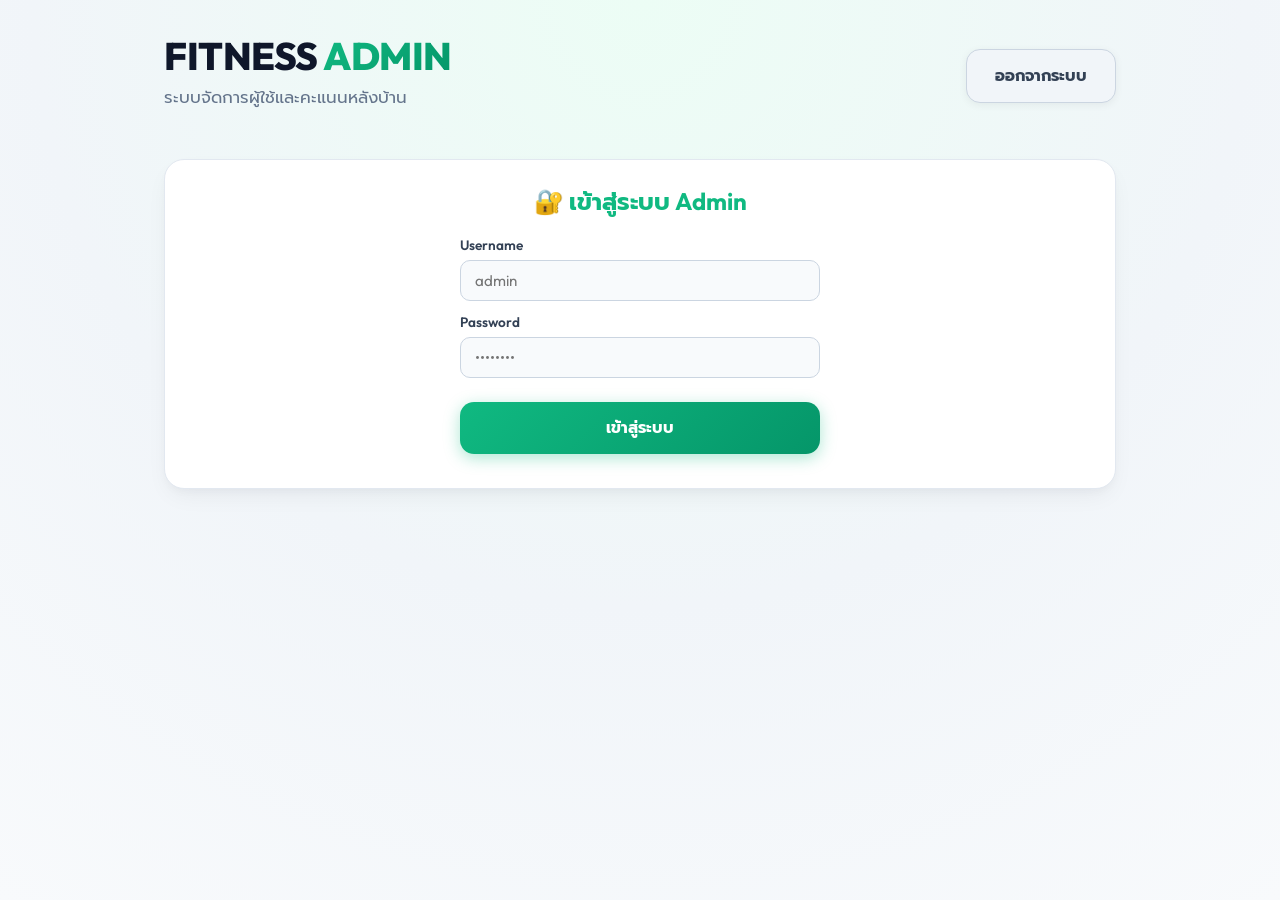
<file: frontend/pages/admin.html>
<!DOCTYPE html>
<html lang="th">
<head>
  <meta charset="UTF-8" />
  <meta name="viewport" content="width=device-width, initial-scale=1.0" />
  <title>ผู้ดูแลระบบ (Admin) — DANCE DETECTOR</title>
  <link rel="stylesheet" href="../css/style.css" />
  <style>
    .admin-container { max-width: 1000px; }
    .admin-header { display: flex; justify-content: space-between; align-items: center; margin-bottom: 20px; text-align: left; }
    .admin-table { width: 100%; margin-top: 16px; border-collapse: collapse; }
    .admin-table th, .admin-table td { padding: 12px; text-align: left; border-bottom: 1px solid var(--border); font-size: 0.9rem; }
    .admin-table th { color: var(--accent-hover); background: var(--input-bg); font-weight: 700; }
    .badge-role { padding: 4px 8px; border-radius: 6px; font-size: 0.75rem; font-weight: bold; text-transform: uppercase; }
    .badge-role.admin { background: var(--accent-light); color: var(--accent-hover); border: 1px solid var(--accent); }
    .badge-role.player { background: var(--input-bg); color: var(--muted); border: 1px solid var(--border); }
    .action-btn-sm { padding: 4px 8px; font-size: 0.75rem; margin-right: 4px; border-radius: 6px; }
  </style>
</head>
<body>
  <div class="container admin-container">
    <div class="admin-header">
      <div>
        <h1>FITNESS <span class="accent">ADMIN</span></h1>
        <p class="tagline">ระบบจัดการผู้ใช้และคะแนนหลังบ้าน</p>
      </div>
      <div>
        <span id="admin-name" style="margin-right: 12px; color: var(--accent2);"></span>
        <button id="btn-logout" class="btn btn-secondary">ออกจากระบบ</button>
      </div>
    </div>

    <!-- Section Login Form (แสดงเมื่อยังไม่ได้ Login เป็น Admin) -->
    <section id="sec-login" class="card">
      <h2 style="margin-bottom: 16px; color: var(--accent);">🔐 เข้าสู่ระบบ Admin</h2>
      <form id="form-admin-login" style="max-width: 360px; margin: 0 auto; text-align: left;">
        <div class="input-group">
          <label>Username</label>
          <input type="text" id="admin-user" required placeholder="admin" />
        </div>
        <div class="input-group">
          <label>Password</label>
          <input type="password" id="admin-pass" required placeholder="••••••••" />
        </div>
        <button type="submit" class="btn btn-primary" style="width:100%; margin-top: 12px;">เข้าสู่ระบบ</button>
        <p id="login-msg" class="notice" style="margin-top: 10px; color: var(--danger); text-align: center;"></p>
      </form>
    </section>

    <!-- Section Dashboard (แสดงเมื่อ Login แล้ว) -->
    <section id="sec-dashboard" class="card hidden">
      <h2 style="text-align: left; color: var(--accent2); margin-bottom: 12px;">👥 การจัดการผู้ใช้งาน (User Management)</h2>
      <div style="overflow-x: auto;">
        <table class="admin-table">
          <thead>
            <tr>
              <th>ID</th>
              <th>Username</th>
              <th>Display Name</th>
              <th>Role</th>
              <th>Type</th>
              <th>Plan</th>
              <th>Created At</th>
              <th>Actions</th>
            </tr>
          </thead>
          <tbody id="user-table-body">
            <tr><td colspan="8" style="text-align: center;">กำลังโหลดข้อมูล...</td></tr>
          </tbody>
        </table>
      </div>
    </section>
  </div>

  <script type="module">
    import { loginUser, fetchCurrentUser, fetchAdminUsers, updateAdminUserRole, deleteAdminUser, setAuthToken, toggleAdminUserPro, getSavedSession, saveSession, setProStatus } from "../js/api.js";

    const $ = (id) => document.getElementById(id);

    async function checkAuth() {
      try {
        const user = await fetchCurrentUser();
        if (user && user.role === "admin") {
          $("sec-login").classList.add("hidden");
          $("sec-dashboard").classList.remove("hidden");
          $("admin-name").textContent = `👤 Admin: ${user.display_name}`;
          loadUsers();
        } else {
          $("sec-login").classList.remove("hidden");
          $("sec-dashboard").classList.add("hidden");
        }
      } catch (err) {
        $("sec-login").classList.remove("hidden");
        $("sec-dashboard").classList.add("hidden");
      }
    }

    $("form-admin-login").addEventListener("submit", async (e) => {
      e.preventDefault();
      $("login-msg").textContent = "";
      try {
        await loginUser($("admin-user").value, $("admin-pass").value);
        checkAuth();
      } catch (err) {
        $("login-msg").textContent = err.message;
      }
    });

    $("btn-logout").addEventListener("click", () => {
      setAuthToken(null);
      checkAuth();
    });

    async function loadUsers() {
      try {
        const users = await fetchAdminUsers();
        const tbody = $("user-table-body");
        tbody.innerHTML = users.map(u => `
          <tr>
            <td>${u.id}</td>
            <td>${u.username || '-'}</td>
            <td><strong>${u.display_name}</strong></td>
            <td><span class="badge-role ${u.role}">${u.role}</span></td>
            <td>${u.is_guest ? 'Guest' : 'Member'}</td>
            <td>${u.is_pro ? '<span class="badge-pro" style="padding:2px 8px; font-size:0.75rem;">👑 PRO</span>' : '<span style="color:var(--muted); font-size:0.8rem;">Free</span>'}</td>
            <td>${u.created_at}</td>
            <td>
              <button class="btn btn-secondary action-btn-sm btn-role" data-id="${u.id}" data-role="${u.role === 'admin' ? 'player' : 'admin'}">
                ${u.role === 'admin' ? 'Set Player' : 'Set Admin'}
              </button>
              <button class="btn btn-secondary action-btn-sm btn-toggle-pro" data-id="${u.id}" data-pro="${u.is_pro ? 'true' : 'false'}" style="background:${u.is_pro ? '#fef3c7' : '#f1f5f9'}; color:${u.is_pro ? '#b45309' : 'inherit'}; border-color:#f59e0b;">
                ${u.is_pro ? 'Downgrade' : '👑 Set PRO'}
              </button>
              <button class="btn btn-quit-game action-btn-sm btn-del" data-id="${u.id}">ลบ</button>
            </td>
          </tr>
        `).join("");

        document.querySelectorAll(".btn-toggle-pro").forEach(btn => {
          btn.addEventListener("click", async (e) => {
            const uid = e.target.dataset.id;
            const currentPro = e.target.dataset.pro === "true";
            if (confirm(`คุณต้องการ ${currentPro ? 'ยกเลิก' : 'เปิดใช้งาน'} สมาชิก PRO ให้ User #${uid} หรือไม่?`)) {
              const res = await toggleAdminUserPro(uid);
              const session = getSavedSession();
              if (session && session.user && String(session.user.id) === String(uid)) {
                session.user.is_pro = Boolean(res.is_pro);
                session.user.pro_expires_at = res.pro_expires_at || null;
                saveSession(session.user, session.token);
                setProStatus(Boolean(res.is_pro), res.pro_expires_at);
              }
              loadUsers();
            }
          });
        });

        document.querySelectorAll(".btn-role").forEach(btn => {
          btn.addEventListener("click", async (e) => {
            const uid = e.target.dataset.id;
            const newRole = e.target.dataset.role;
            if (confirm(`คุณต้องการเปลี่ยน Role ของ User #${uid} เป็น ${newRole} หรือไม่?`)) {
              await updateAdminUserRole(uid, newRole);
              loadUsers();
            }
          });
        });

        document.querySelectorAll(".btn-del").forEach(btn => {
          btn.addEventListener("click", async (e) => {
            const uid = e.target.dataset.id;
            if (confirm(`คุณต้องการลบ User #${uid} หรือไม่?`)) {
              await deleteAdminUser(uid);
              loadUsers();
            }
          });
        });

      } catch (err) {
        alert(err.message);
      }
    }

    checkAuth();
  </script>
</body>
</html>
</file>
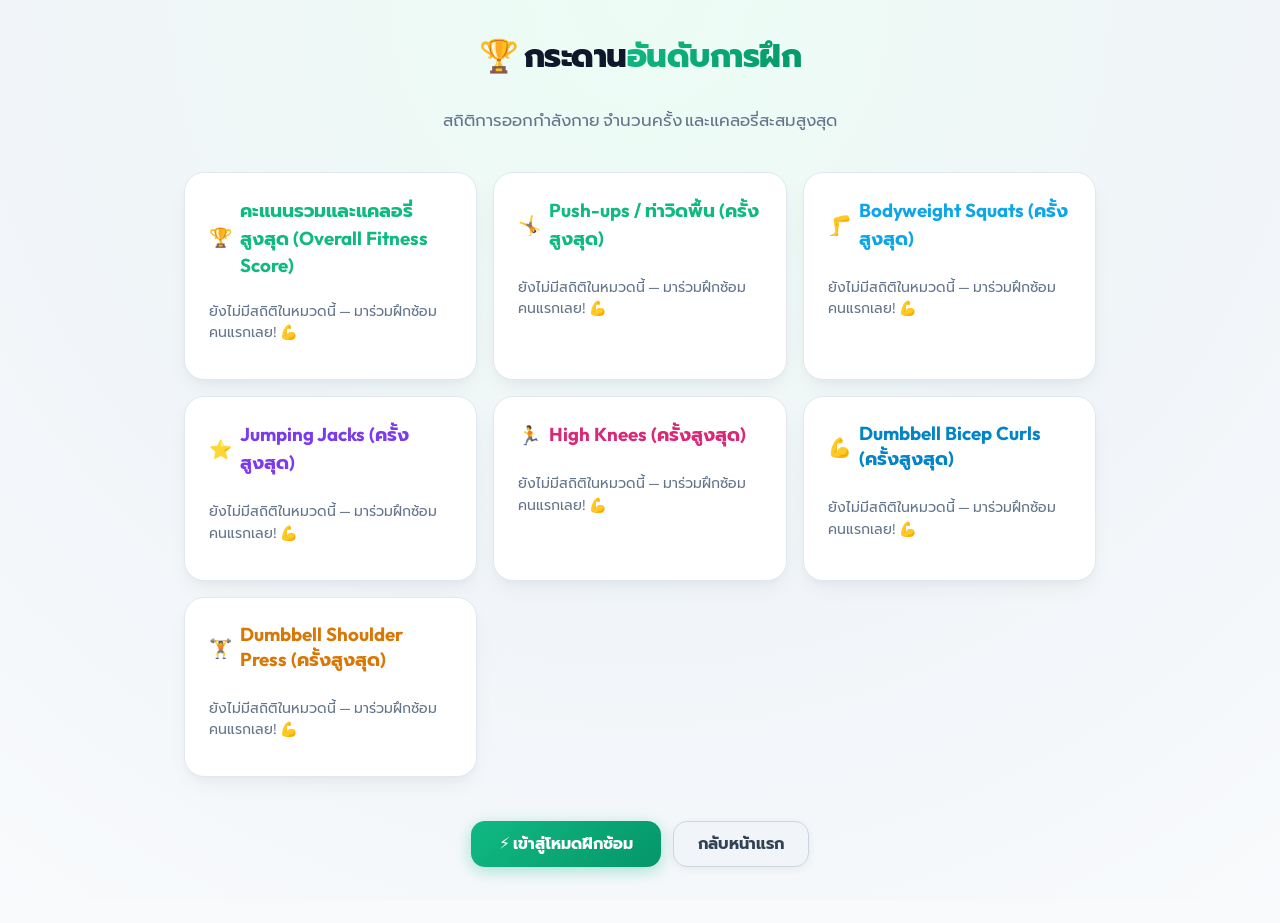
<file: frontend/pages/leaderboard.html>
<!DOCTYPE html>
<html lang="th">
<head>
  <meta charset="UTF-8" />
  <meta name="viewport" content="width=device-width, initial-scale=1.0" />
  <title>กระดานอันดับ — SMART AI FITNESS</title>
  <link rel="stylesheet" href="../css/style.css" />
</head>
<body>
  <div class="container" style="max-width: 960px;">
    <h1 style="font-size:2rem; margin-bottom: 6px;">🏆 กระดาน<span class="accent">อันดับการฝึก</span></h1>
    <p class="tagline" style="margin-bottom: 20px;">สถิติการออกกำลังกาย จำนวนครั้ง และแคลอรี่สะสมสูงสุด</p>

    <!-- Grid ตารางผู้นำ -->
    <div id="leaderboards-grid" style="display: grid; grid-template-columns: repeat(auto-fit, minmax(280px, 1fr)); gap: 16px;">
      <div class="card"><div class="spinner"></div></div>
    </div>

    <div style="margin: 24px 0; display: flex; justify-content: center; gap: 12px; flex-wrap: wrap;">
      <a class="btn btn-primary" href="play.html" style="padding:10px 28px;">⚡ เข้าสู่โหมดฝึกซ้อม</a>
      <a class="btn btn-secondary" href="../index.html" style="padding:10px 24px;">กลับหน้าแรก</a>
    </div>
  </div>

  <script type="module">
    import { fetchLeaderboards } from "../js/api.js";

    const grid = document.getElementById("leaderboards-grid");
    const myId = Number(sessionStorage.getItem("myScoreId"));

    function renderTable(list, type = "score") {
      if (!list || list.length === 0) {
        return `<p class="notice" style="font-size:0.88rem; padding: 12px 0;">ยังไม่มีสถิติในหมวดนี้ — มาร่วมฝึกซ้อมคนแรกเลย! 💪</p>`;
      }
      return `<table class="board" style="font-size:0.9rem;">
        <tr><th>#</th><th>ชื่อผู้ออกกำลังกาย</th><th style="text-align:right">${type === "score" ? "คะแนนสะสม" : "จำนวนครั้ง"}</th></tr>
        ${list.map((s, i) => `
          <tr${s.id === myId ? ' style="outline:2px solid var(--accent);border-radius:6px;background:rgba(255,214,10,0.15)"' : ""}>
            <td>${["🥇","🥈","🥉"][i] ?? (i + 1)}</td>
            <td>
              <strong>${s.nickname}</strong>
              ${s.is_pro ? `<span class="badge-pro" style="margin-left:6px; font-size:0.68rem; padding:1px 6px;">👑 PRO</span>` : ''}
            </td>
            <td style="text-align:right; font-weight:700; color:var(--accent)">
              ${type === "score" ? Number(s.score).toFixed(0) : `${s.count ?? 0} ครั้ง`}
            </td>
          </tr>`).join("")}
      </table>`;
    }

    try {
      const data = await fetchLeaderboards(10);
      grid.innerHTML = `
        <!-- ตารางที่ 1: คะแนนรวมสูงสุด -->
        <div class="card" style="text-align:left;">
          <h3 style="margin-bottom:12px; display:flex; align-items:center; gap:8px; color:var(--accent);">
            <span>🏆</span> คะแนนรวมและแคลอรี่สูงสุด (Overall Fitness Score)
          </h3>
          ${renderTable(data.overall, "score")}
        </div>

        <!-- ตารางที่ 2: ท่า Push-ups (วิดพื้น) -->
        <div class="card" style="text-align:left;">
          <h3 style="margin-bottom:12px; display:flex; align-items:center; gap:8px; color:#10b981;">
            <span>🤸</span> Push-ups / ท่าวิดพื้น (ครั้งสูงสุด)
          </h3>
          ${renderTable(data.pushups, "count")}
        </div>

        <!-- ตารางที่ 3: ท่า Squats -->
        <div class="card" style="text-align:left;">
          <h3 style="margin-bottom:12px; display:flex; align-items:center; gap:8px; color:var(--accent2);">
            <span>🦵</span> Bodyweight Squats (ครั้งสูงสุด)
          </h3>
          ${renderTable(data.squats || data.dab, "count")}
        </div>

        <!-- ตารางที่ 4: ท่า Jumping Jacks -->
        <div class="card" style="text-align:left;">
          <h3 style="margin-bottom:12px; display:flex; align-items:center; gap:8px; color:#7c3aed;">
            <span>⭐</span> Jumping Jacks (ครั้งสูงสุด)
          </h3>
          ${renderTable(data.jumping_jacks, "count")}
        </div>

        <!-- ตารางที่ 5: ท่า High Knees -->
        <div class="card" style="text-align:left;">
          <h3 style="margin-bottom:12px; display:flex; align-items:center; gap:8px; color:#db2777;">
            <span>🏃</span> High Knees (ครั้งสูงสุด)
          </h3>
          ${renderTable(data.high_knees, "count")}
        </div>

        <!-- ตารางที่ 6: ท่า Bicep Curls -->
        <div class="card" style="text-align:left;">
          <h3 style="margin-bottom:12px; display:flex; align-items:center; gap:8px; color:#0284c7;">
            <span>💪</span> Dumbbell Bicep Curls (ครั้งสูงสุด)
          </h3>
          ${renderTable(data.bicep_curls, "count")}
        </div>

        <!-- ตารางที่ 7: ท่า Shoulder Press -->
        <div class="card" style="text-align:left;">
          <h3 style="margin-bottom:12px; display:flex; align-items:center; gap:8px; color:#d97706;">
            <span>🏋️</span> Dumbbell Shoulder Press (ครั้งสูงสุด)
          </h3>
          ${renderTable(data.shoulder_press, "count")}
        </div>
      `;
    } catch {
      grid.innerHTML = `<div class="card"><p class="notice">โหลดกระดานอันดับไม่สำเร็จ ลองรีเฟรชอีกครั้ง</p></div>`;
    }
  </script>
</body>
</html>
</file>
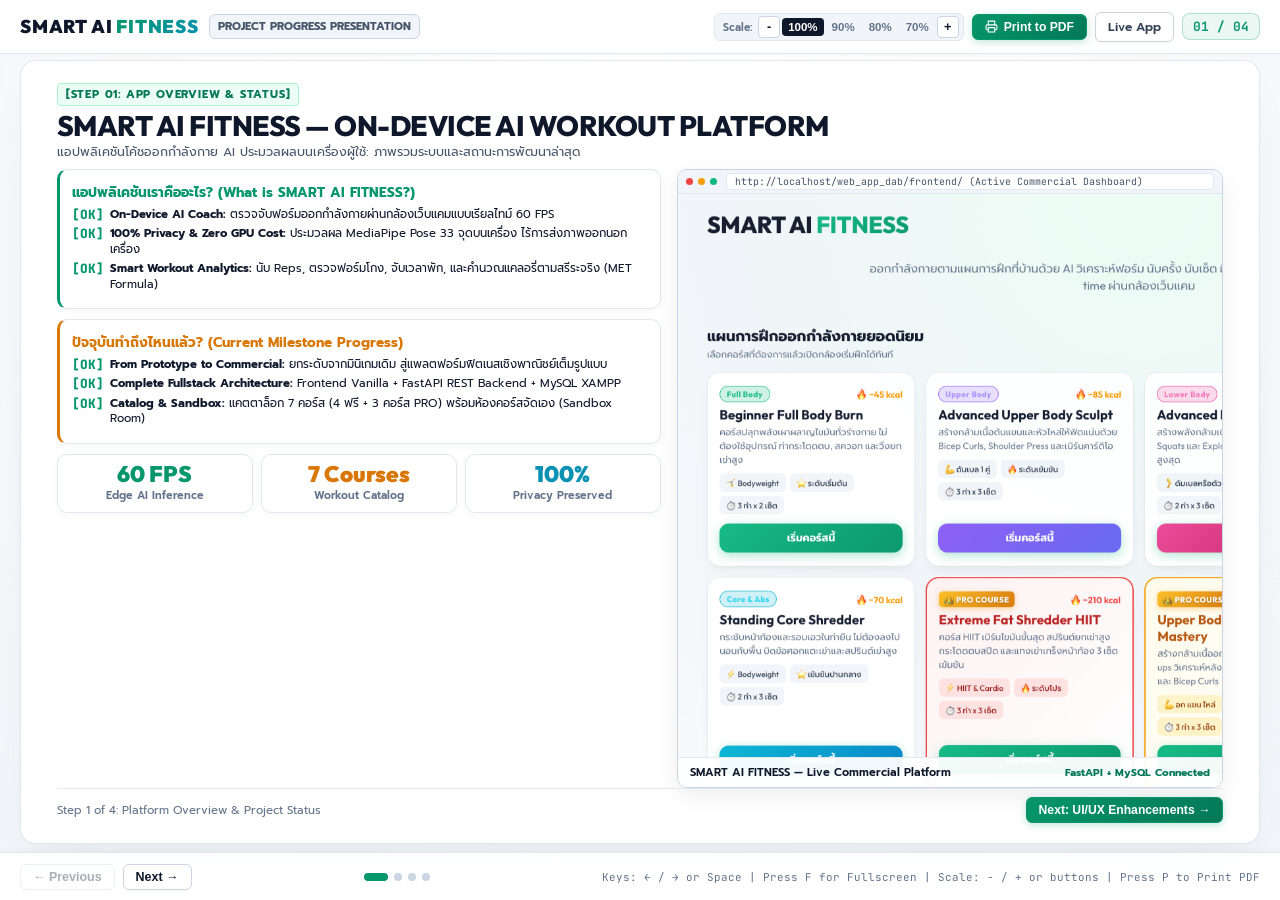
<file: frontend/pages/presentation.html>
<!DOCTYPE html>
<html lang="th">
<head>
  <meta charset="UTF-8" />
  <meta name="viewport" content="width=device-width, initial-scale=1.0" />
  <title>Progress Presentation — SMART AI FITNESS</title>
  <link rel="preconnect" href="https://fonts.googleapis.com">
  <link rel="preconnect" href="https://fonts.gstatic.com" crossorigin>
  <link href="https://fonts.googleapis.com/css2?family=Outfit:wght@400;500;600;700;800;900&family=Prompt:wght@300;400;500;600;700&family=JetBrains+Mono:wght@400;600;700&display=swap" rel="stylesheet">
  <style>
    :root {
      --bg: #f8fafc;
      --bg-gradient: radial-gradient(circle at 50% 10%, #ffffff 0%, #f1f5f9 100%);
      --card-bg: #ffffff;
      --card-border: #e2e8f0;
      --accent-gold: #d97706;
      --accent-emerald: #059669;
      --accent-cyan: #0891b2;
      --accent-rose: #e11d48;
      --text: #0f172a;
      --muted: #64748b;
      --font-heading: "Outfit", "Prompt", sans-serif;
      --font-body: "Prompt", "Outfit", sans-serif;
      --font-mono: "JetBrains Mono", monospace;
      --slide-scale: 1;
    }

    * { margin: 0; padding: 0; box-sizing: border-box; }

    html, body {
      width: 100%;
      height: 100%;
      background: var(--bg);
      background-image: var(--bg-gradient);
      color: var(--text);
      font-family: var(--font-body);
      overflow: hidden;
      user-select: none;
    }

    code {
      font-family: var(--font-mono);
      background: #f1f5f9;
      color: #0f172a;
      padding: 1px 5px;
      border-radius: 4px;
      border: 1px solid #e2e8f0;
      font-size: 0.88em;
    }

    /* Master Top Bar */
    .master-header {
      position: absolute;
      top: 0;
      left: 0;
      width: 100%;
      height: 54px;
      padding: 6px 20px;
      display: flex;
      justify-content: space-between;
      align-items: center;
      background: rgba(255, 255, 255, 0.94);
      backdrop-filter: blur(16px);
      border-bottom: 1px solid var(--card-border);
      z-index: 100;
      box-shadow: 0 1px 4px rgba(0, 0, 0, 0.04);
    }

    .brand-section {
      display: flex;
      align-items: center;
      gap: 10px;
    }

    .brand-title {
      font-family: var(--font-heading);
      font-weight: 900;
      font-size: 1.15rem;
      letter-spacing: 0.8px;
      text-transform: uppercase;
      color: #0f172a;
    }

    .brand-title span {
      background: linear-gradient(135deg, var(--accent-emerald), var(--accent-cyan));
      -webkit-background-clip: text;
      -webkit-text-fill-color: transparent;
    }

    .report-badge {
      background: #f1f5f9;
      border: 1px solid #cbd5e1;
      color: #475569;
      font-size: 0.7rem;
      font-weight: 700;
      padding: 3px 8px;
      border-radius: 6px;
      text-transform: uppercase;
    }

    /* Controls: Navigation, Scale, & PDF Generator */
    .header-actions {
      display: flex;
      align-items: center;
      gap: 8px;
    }

    .btn-tool {
      background: #ffffff;
      border: 1px solid #cbd5e1;
      color: #334155;
      padding: 5px 12px;
      border-radius: 6px;
      font-size: 0.76rem;
      font-weight: 600;
      cursor: pointer;
      display: inline-flex;
      align-items: center;
      gap: 6px;
      transition: all 0.2s ease;
      text-decoration: none;
      box-shadow: 0 1px 2px rgba(0, 0, 0, 0.04);
    }

    .btn-tool:hover {
      background: #f8fafc;
      border-color: #94a3b8;
      color: #0f172a;
    }

    .btn-tool-accent {
      background: linear-gradient(135deg, var(--accent-emerald), #047857);
      color: #ffffff;
      border-color: var(--accent-emerald);
      box-shadow: 0 2px 8px rgba(5, 150, 105, 0.25);
    }

    .btn-tool-accent:hover {
      background: linear-gradient(135deg, #047857, #065f46);
      color: #ffffff;
    }

    .scale-selector {
      display: flex;
      align-items: center;
      background: #f1f5f9;
      border: 1px solid #e2e8f0;
      border-radius: 6px;
      padding: 2px 4px;
      gap: 2px;
    }

    .scale-btn {
      background: none;
      border: none;
      color: var(--muted);
      font-size: 0.72rem;
      font-weight: 600;
      padding: 3px 6px;
      border-radius: 4px;
      cursor: pointer;
      transition: all 0.15s ease;
    }

    .scale-btn:hover {
      color: #0f172a;
      background: #e2e8f0;
    }

    .scale-btn.active {
      background: #0f172a;
      color: #ffffff;
      font-weight: 700;
    }

    .scale-step-btn {
      background: #ffffff;
      border: 1px solid #cbd5e1;
      color: #0f172a;
      font-size: 0.8rem;
      font-weight: 700;
      width: 22px;
      height: 22px;
      display: flex;
      align-items: center;
      justify-content: center;
      border-radius: 4px;
      cursor: pointer;
      transition: all 0.15s ease;
    }

    .scale-step-btn:hover {
      background: #f1f5f9;
      border-color: #94a3b8;
    }

    .slide-counter-badge {
      font-family: var(--font-mono);
      font-size: 0.8rem;
      font-weight: 700;
      color: var(--accent-emerald);
      background: rgba(5, 150, 105, 0.08);
      border: 1px solid rgba(5, 150, 105, 0.25);
      padding: 4px 10px;
      border-radius: 8px;
    }

    /* Main Deck Stage */
    .deck-stage {
      width: 100%;
      height: 100vh;
      height: 100dvh;
      padding: 60px 20px 56px 20px;
      display: flex;
      align-items: center;
      justify-content: center;
      position: relative;
      overflow: hidden;
    }

    .slide-wrapper {
      width: 100%;
      max-width: 1360px;
      height: 100%;
      max-height: 800px;
      position: relative;
      background: #ffffff;
      border: 1px solid #e2e8f0;
      border-radius: 16px;
      box-shadow: 0 20px 45px -15px rgba(0, 0, 0, 0.08), 0 0 1px rgba(0, 0, 0, 0.08);
      overflow: hidden;
      transform: scale(var(--slide-scale));
      transform-origin: center center;
      transition: transform 0.25s ease;
    }

    .slide {
      position: absolute;
      inset: 0;
      width: 100%;
      height: 100%;
      padding: clamp(16px, 2.2vh, 26px) clamp(20px, 2.8vw, 36px);
      display: flex;
      flex-direction: column;
      justify-content: space-between;
      opacity: 0;
      visibility: hidden;
      transform: scale(0.98) translateY(8px);
      transition: opacity 0.3s ease, transform 0.3s ease, visibility 0.3s;
      box-sizing: border-box;
      overflow: hidden;
      background: #ffffff;
    }

    .slide.active {
      opacity: 1;
      visibility: visible;
      transform: scale(1) translateY(0);
      z-index: 5;
    }

    /* Typographic Elements */
    .tag-label {
      display: inline-flex;
      align-items: center;
      gap: 6px;
      font-size: 0.7rem;
      font-weight: 700;
      text-transform: uppercase;
      letter-spacing: 0.8px;
      padding: 2px 8px;
      border-radius: 4px;
      margin-bottom: 4px;
      border: 1px solid transparent;
    }

    .tag-emerald { background: #ecfdf5; color: #047857; border-color: #a7f3d0; }
    .tag-gold { background: #fffbeb; color: #b45309; border-color: #fde68a; }
    .tag-cyan { background: #ecfeff; color: #0e7490; border-color: #a5f3fc; }

    h1.slide-headline {
      font-family: var(--font-heading);
      font-size: clamp(1.35rem, 2.2vw, 2rem);
      font-weight: 800;
      line-height: 1.15;
      text-transform: uppercase;
      letter-spacing: -0.5px;
      margin-bottom: 2px;
      color: #0f172a;
    }

    p.slide-subheadline {
      font-size: clamp(0.78rem, 0.95vw, 0.9rem);
      color: #475569;
      line-height: 1.35;
      margin-bottom: 8px;
    }

    /* Layout Grids */
    .slide-content-area {
      flex: 1 1 0%;
      min-height: 0;
      display: flex;
      flex-direction: column;
      justify-content: center;
      width: 100%;
    }

    .grid-split {
      display: grid;
      grid-template-columns: 1.05fr 0.95fr;
      gap: 16px;
      width: 100%;
      height: 100%;
      align-items: stretch;
    }

    /* Content Cards */
    .card-panel {
      background: var(--card-bg);
      border: 1px solid var(--card-border);
      border-radius: 10px;
      padding: clamp(10px, 1.3vh, 14px);
      display: flex;
      flex-direction: column;
      justify-content: space-between;
      position: relative;
      overflow: hidden;
      box-shadow: 0 2px 8px rgba(0, 0, 0, 0.04);
    }

    /* Browser Mockup Frame */
    .browser-mockup {
      width: 100%;
      height: 100%;
      border-radius: 10px;
      overflow: hidden;
      border: 1px solid #cbd5e1;
      background: #ffffff;
      display: flex;
      flex-direction: column;
      box-shadow: 0 8px 24px rgba(0, 0, 0, 0.07);
    }

    .browser-bar {
      height: 24px;
      background: #f1f5f9;
      border-bottom: 1px solid #e2e8f0;
      display: flex;
      align-items: center;
      padding: 0 8px;
      gap: 5px;
      flex-shrink: 0;
    }

    .browser-dot {
      width: 7px;
      height: 7px;
      border-radius: 50%;
    }

    .browser-url {
      font-family: var(--font-mono);
      font-size: 0.62rem;
      color: #475569;
      background: #ffffff;
      border: 1px solid #e2e8f0;
      padding: 1px 8px;
      border-radius: 4px;
      margin-left: 4px;
      flex: 1;
      white-space: nowrap;
      overflow: hidden;
      text-overflow: ellipsis;
    }

    .browser-body {
      flex: 1 1 0%;
      min-height: 0;
      position: relative;
      overflow: hidden;
      background: #f8fafc;
    }

    .browser-body img {
      width: 100%;
      height: 100%;
      object-fit: cover;
      object-position: top left;
      display: block;
    }

    .media-caption-overlay {
      position: absolute;
      bottom: 0;
      left: 0;
      width: 100%;
      padding: 6px 10px;
      background: linear-gradient(0deg, rgba(255, 255, 255, 0.96) 0%, rgba(255, 255, 255, 0) 100%);
      font-size: 0.7rem;
      color: #0f172a;
      font-weight: 700;
      display: flex;
      justify-content: space-between;
      align-items: center;
    }

    /* Mobile Phone Mockup */
    .phone-container {
      width: 100%;
      height: 100%;
      display: flex;
      flex-direction: column;
      align-items: center;
      justify-content: center;
      position: relative;
    }

    .phone-frame {
      height: 100%;
      max-height: 380px;
      width: 210px;
      border: 6px solid #0f172a;
      border-radius: 28px;
      overflow: hidden;
      box-shadow: 0 16px 36px rgba(15, 23, 42, 0.15), 0 0 0 1px #cbd5e1;
      position: relative;
      background: #000;
      display: flex;
      flex-direction: column;
    }

    .phone-notch {
      width: 70px;
      height: 14px;
      background: #0f172a;
      border-bottom-left-radius: 8px;
      border-bottom-right-radius: 8px;
      position: absolute;
      top: 0;
      left: 50%;
      transform: translateX(-50%);
      z-index: 10;
    }

    .phone-screen {
      flex: 1 1 0%;
      width: 100%;
      overflow: hidden;
      position: relative;
    }

    .phone-screen img {
      width: 100%;
      height: 100%;
      object-fit: cover;
      object-position: top center;
      display: block;
    }

    /* Product Showcase Grid */
    .product-media-grid {
      display: grid;
      grid-template-columns: repeat(4, 1fr);
      gap: 10px;
      width: 100%;
      height: 100%;
    }

    .product-card-rich {
      background: #ffffff;
      border: 1px solid #e2e8f0;
      border-radius: 8px;
      box-shadow: 0 2px 8px rgba(0, 0, 0, 0.04);
      overflow: hidden;
      display: flex;
      flex-direction: column;
      justify-content: space-between;
    }

    .product-img-box {
      width: 100%;
      height: 150px;
      background: #ffffff;
      overflow: hidden;
      position: relative;
      display: flex;
      align-items: center;
      justify-content: center;
      padding: 4px;
      border-bottom: 1px solid #f1f5f9;
    }

    .product-img-box img {
      max-width: 100%;
      max-height: 100%;
      width: auto;
      height: auto;
      object-fit: contain;
      display: block;
    }

    .product-discount-pill {
      position: absolute;
      top: 4px;
      left: 4px;
      background: #ef4444;
      color: #fff;
      font-size: 0.6rem;
      font-weight: 800;
      padding: 1px 5px;
      border-radius: 3px;
    }

    .product-badge-partner {
      position: absolute;
      top: 4px;
      right: 4px;
      background: #ea580c;
      color: #fff;
      font-size: 0.55rem;
      font-weight: 700;
      padding: 1px 5px;
      border-radius: 3px;
    }

    .product-details {
      padding: 6px 8px 8px 8px;
      display: flex;
      flex-direction: column;
      gap: 2px;
      flex: 1;
      justify-content: space-between;
    }

    .product-title {
      font-size: 0.72rem;
      font-weight: 700;
      color: #0f172a;
      line-height: 1.2;
      display: -webkit-box;
      -webkit-line-clamp: 2;
      -webkit-box-orient: vertical;
      overflow: hidden;
    }

    .product-spec-tag {
      font-size: 0.6rem;
      color: #64748b;
      background: #f1f5f9;
      padding: 1px 4px;
      border-radius: 3px;
      white-space: nowrap;
      overflow: hidden;
      text-overflow: ellipsis;
    }

    .product-price-row {
      display: flex;
      justify-content: space-between;
      align-items: baseline;
    }

    .product-price {
      font-family: var(--font-mono);
      font-size: 0.8rem;
      font-weight: 800;
      color: #ea580c;
    }

    .product-affiliate-btn {
      background: #fff7ed;
      border: 1px solid #fdba74;
      color: #c2410c;
      font-size: 0.6rem;
      font-weight: 700;
      text-align: center;
      padding: 3px 4px;
      border-radius: 4px;
      text-transform: uppercase;
    }

    /* Clean Check / Cross Indicators (Zero Emoji) */
    .status-bullet {
      display: flex;
      align-items: flex-start;
      gap: 6px;
      font-size: clamp(0.72rem, 0.88vw, 0.82rem);
      line-height: 1.35;
      margin-bottom: 4px;
    }

    .glyph-mark {
      font-family: var(--font-mono);
      font-weight: 800;
      font-size: 0.8rem;
      line-height: 1;
      padding-top: 2px;
      flex-shrink: 0;
    }

    .glyph-mark.pass { color: var(--accent-emerald); }

    /* Metric Callouts */
    .metric-num {
      font-family: var(--font-heading);
      font-size: clamp(1.5rem, 2.5vw, 2.2rem);
      font-weight: 900;
      line-height: 1;
      margin-bottom: 2px;
    }

    .metric-desc {
      font-size: clamp(0.68rem, 0.8vw, 0.78rem);
      color: var(--muted);
      font-weight: 600;
    }

    /* Master Footer Controls */
    .master-footer {
      position: absolute;
      bottom: 0;
      left: 0;
      width: 100%;
      height: 48px;
      padding: 4px 20px;
      display: flex;
      justify-content: space-between;
      align-items: center;
      background: rgba(255, 255, 255, 0.94);
      backdrop-filter: blur(16px);
      border-top: 1px solid var(--card-border);
      z-index: 100;
      box-shadow: 0 -1px 4px rgba(0, 0, 0, 0.04);
    }

    .nav-arrow-btn {
      background: #ffffff;
      border: 1px solid #cbd5e1;
      color: #0f172a;
      padding: 5px 12px;
      border-radius: 6px;
      font-size: 0.78rem;
      font-weight: 600;
      cursor: pointer;
      transition: all 0.2s ease;
      box-shadow: 0 1px 2px rgba(0, 0, 0, 0.03);
    }

    .nav-arrow-btn:hover:not(:disabled) {
      background: #f1f5f9;
      border-color: #94a3b8;
      color: #0f172a;
    }

    .nav-arrow-btn:disabled {
      opacity: 0.35;
      cursor: not-allowed;
    }

    .dots-indicator-list {
      display: flex;
      align-items: center;
      gap: 6px;
    }

    .dot-pill {
      width: 8px;
      height: 8px;
      border-radius: 4px;
      background: #cbd5e1;
      cursor: pointer;
      transition: all 0.2s ease;
    }

    .dot-pill.active {
      width: 24px;
      background: var(--accent-emerald);
    }

    .footer-hint {
      font-family: var(--font-mono);
      font-size: 0.68rem;
      color: var(--muted);
    }

    /* ═══════════════════════════════════════════════════════
       PRINT & PDF GENERATOR OPTIMIZATION (A4 LANDSCAPE 16:9)
       ═══════════════════════════════════════════════════════ */
    @page {
      size: A4 landscape;
      margin: 6mm 8mm;
    }

    @media print {
      .master-header,
      .master-footer {
        display: none !important;
      }

      html, body {
        background: #ffffff !important;
        color: #0f172a !important;
        -webkit-print-color-adjust: exact !important;
        print-color-adjust: exact !important;
        overflow: visible !important;
        height: auto !important;
        margin: 0 !important;
        padding: 0 !important;
      }

      .deck-stage {
        padding: 0 !important;
        margin: 0 !important;
        height: auto !important;
        display: block !important;
        overflow: visible !important;
      }

      .slide-wrapper {
        max-width: 100% !important;
        max-height: none !important;
        border: none !important;
        box-shadow: none !important;
        border-radius: 0 !important;
        background: #ffffff !important;
        transform: none !important;
      }

      .slide {
        position: relative !important;
        display: flex !important;
        flex-direction: column !important;
        justify-content: space-between !important;
        opacity: 1 !important;
        visibility: visible !important;
        transform: none !important;
        page-break-after: always !important;
        break-after: page !important;
        page-break-inside: avoid !important;
        break-inside: avoid !important;
        width: 100% !important;
        height: 100vh !important;
        max-height: 100vh !important;
        padding: 16px 24px !important;
        box-sizing: border-box !important;
        overflow: hidden !important;
        background: #ffffff !important;
        zoom: var(--slide-scale, 1);
      }
    }
  </style>
</head>
<body>

  <!-- MASTER TOP HEADER -->
  <header class="master-header">
    <div class="brand-section">
      <div class="brand-title">SMART AI <span>FITNESS</span></div>
      <span class="report-badge">Project Progress Presentation</span>
    </div>

    <div class="header-actions">
      <!-- Scale Adjuster for PDF -->
      <div class="scale-selector" title="ปรับขนาดสเกลสไลด์เพื่อเตรียมพิมพ์ PDF (PDF Export Scaling)">
        <span style="font-size: 0.66rem; color: var(--muted); padding: 0 4px; font-weight: 600;">Scale:</span>
        <button class="scale-step-btn" onclick="adjustScale(-0.05)" title="ลดขนาดสเกล 5%">-</button>
        <button class="scale-btn active" id="btn-scale-100" onclick="setScale(1.0, this)">100%</button>
        <button class="scale-btn" id="btn-scale-90" onclick="setScale(0.90, this)">90%</button>
        <button class="scale-btn" id="btn-scale-80" onclick="setScale(0.80, this)">80%</button>
        <button class="scale-btn" id="btn-scale-70" onclick="setScale(0.70, this)">70%</button>
        <button class="scale-step-btn" onclick="adjustScale(0.05)" title="เพิ่มขนาดสเกล 5%">+</button>
      </div>

      <!-- Action Buttons -->
      <button class="btn-tool btn-tool-accent" onclick="prepareAndPrintPDF()" title="ส่งออกสไลด์ทั้งหมดเป็นไฟล์ PDF (A4 Landscape)">
        <svg width="13" height="13" viewBox="0 0 24 24" fill="none" stroke="currentColor" stroke-width="2" stroke-linecap="round" stroke-linejoin="round"><path d="M6 9V2h12v7"></path><path d="M6 18H4a2 2 0 0 1-2-2v-5a2 2 0 0 1 2-2h16a2 2 0 0 1 2 2v5a2 2 0 0 1-2 2h-2"></path><path d="M6 14h12v8H6z"></path></svg>
        <span>Print to PDF</span>
      </button>

      <a href="../index.html" class="btn-tool" target="_blank">Live App</a>

      <div class="slide-counter-badge" id="slide-num-badge">01 / 04</div>
    </div>
  </header>

  <!-- MAIN STAGE -->
  <main class="deck-stage">
    <div class="slide-wrapper" id="slide-wrapper">

      <!-- ═══════════════════════════════════════════════════════
           SLIDE 1: APP OVERVIEW & CURRENT MILESTONE
           ═══════════════════════════════════════════════════════ -->
      <section class="slide active" id="slide-1">
        <div>
          <span class="tag-label tag-emerald">[STEP 01: APP OVERVIEW &amp; STATUS]</span>
          <h1 class="slide-headline">SMART AI FITNESS — ON-DEVICE AI WORKOUT PLATFORM</h1>
          <p class="slide-subheadline">
            แอปพลิเคชันโค้ชออกกำลังกาย AI ประมวลผลบนเครื่องผู้ใช้: ภาพรวมระบบและสถานะการพัฒนาล่าสุด
          </p>
        </div>

        <div class="slide-content-area">
          <div class="grid-split">
            <!-- Left: Description & Milestone Summary -->
            <div style="display: flex; flex-direction: column; gap: 10px; height: 100%;">
              <div class="card-panel" style="border-left: 3px solid var(--accent-emerald);">
                <div style="font-size: 0.85rem; font-weight: 700; color: var(--accent-emerald); margin-bottom: 4px;">
                  แอปพลิเคชันเราคืออะไร? (What is SMART AI FITNESS?)
                </div>
                <div class="status-bullet"><span class="glyph-mark pass">[OK]</span><span><strong>On-Device AI Coach:</strong> ตรวจจับฟอร์มออกกำลังกายผ่านกล้องเว็บแคมแบบเรียลไทม์ 60 FPS</span></div>
                <div class="status-bullet"><span class="glyph-mark pass">[OK]</span><span><strong>100% Privacy &amp; Zero GPU Cost:</strong> ประมวลผล MediaPipe Pose 33 จุดบนเครื่อง ไร้การส่งภาพออกนอกเครื่อง</span></div>
                <div class="status-bullet"><span class="glyph-mark pass">[OK]</span><span><strong>Smart Workout Analytics:</strong> นับ Reps, ตรวจฟอร์มโกง, จับเวลาพัก, และคำนวณแคลอรี่ตามสรีระจริง (MET Formula)</span></div>
              </div>

              <div class="card-panel" style="border-left: 3px solid var(--accent-gold);">
                <div style="font-size: 0.85rem; font-weight: 700; color: var(--accent-gold); margin-bottom: 4px;">
                  ปัจจุบันทำถึงไหนแล้ว? (Current Milestone Progress)
                </div>
                <div class="status-bullet"><span class="glyph-mark pass">[OK]</span><span><strong>From Prototype to Commercial:</strong> ยกระดับจากมินิเกมเดิม สู่แพลตฟอร์มฟิตเนสเชิงพาณิชย์เต็มรูปแบบ</span></div>
                <div class="status-bullet"><span class="glyph-mark pass">[OK]</span><span><strong>Complete Fullstack Architecture:</strong> Frontend Vanilla + FastAPI REST Backend + MySQL XAMPP</span></div>
                <div class="status-bullet"><span class="glyph-mark pass">[OK]</span><span><strong>Catalog &amp; Sandbox:</strong> แคตตาล็อก 7 คอร์ส (4 ฟรี + 3 คอร์ส PRO) พร้อมห้องคอร์สจัดเอง (Sandbox Room)</span></div>
              </div>

              <!-- Quick Metric Badges -->
              <div style="display: grid; grid-template-columns: repeat(3, 1fr); gap: 8px;">
                <div class="card-panel" style="padding: 8px; text-align: center;">
                  <div class="metric-num" style="color: var(--accent-emerald); font-size: 1.4rem;">60 FPS</div>
                  <div class="metric-desc">Edge AI Inference</div>
                </div>
                <div class="card-panel" style="padding: 8px; text-align: center;">
                  <div class="metric-num" style="color: var(--accent-gold); font-size: 1.4rem;">7 Courses</div>
                  <div class="metric-desc">Workout Catalog</div>
                </div>
                <div class="card-panel" style="padding: 8px; text-align: center;">
                  <div class="metric-num" style="color: var(--accent-cyan); font-size: 1.4rem;">100%</div>
                  <div class="metric-desc">Privacy Preserved</div>
                </div>
              </div>
            </div>

            <!-- Right: Browser Mockup of Live Platform -->
            <div class="browser-mockup">
              <div class="browser-bar">
                <span class="browser-dot" style="background: #ef4444;"></span>
                <span class="browser-dot" style="background: #f59e0b;"></span>
                <span class="browser-dot" style="background: #10b981;"></span>
                <span class="browser-url">http://localhost/web_app_dab/frontend/ (Active Commercial Dashboard)</span>
              </div>
              <div class="browser-body">
                <img src="../assets/slides/desktop_pro.png" alt="Desktop Commercial Dashboard" />
                <div style="position: absolute; bottom: 0; left: 0; width: 100%; padding: 6px 12px; background: rgba(255, 255, 255, 0.94); border-top: 1px solid #e2e8f0; font-size: 0.7rem; color: #0f172a; font-weight: 600; display: flex; justify-content: space-between; align-items: center; box-sizing: border-box;">
                  <span>SMART AI FITNESS — Live Commercial Platform</span>
                  <span style="font-size: 0.65rem; color: #047857; font-weight: 700;">FastAPI + MySQL Connected</span>
                </div>
              </div>
            </div>
          </div>
        </div>

        <div style="display: flex; justify-content: space-between; align-items: center; border-top: 1px solid var(--card-border); padding-top: 8px;">
          <span style="font-size: 0.72rem; color: var(--muted);">Step 1 of 4: Platform Overview &amp; Project Status</span>
          <button class="btn-tool btn-tool-accent" onclick="goToSlide(1)">Next: UI/UX Enhancements &rarr;</button>
        </div>
      </section>

      <!-- ═══════════════════════════════════════════════════════
           SLIDE 2: UI/UX ENHANCEMENTS & MOBILE RESPONSIVE
           ═══════════════════════════════════════════════════════ -->
      <section class="slide" id="slide-2">
        <div>
          <span class="tag-label tag-cyan">[STEP 02: UI/UX ENHANCEMENTS]</span>
          <h1 class="slide-headline">RESPONSIVE GRID &amp; THAI TYPOGRAPHY ARCHITECTURE</h1>
          <p class="slide-subheadline">
            การแก้ปัญหาโครงสร้าง Layout, การกระจายคอลัมน์อัตโนมัติ และการแก้ปัญหาตัดคำภาษาไทย
          </p>
        </div>

        <div class="slide-content-area">
          <div class="grid-split">
            <!-- Left: Structural Solutions -->
            <div style="display: flex; flex-direction: column; gap: 8px; height: 100%;">
              <div class="card-panel" style="padding: 10px 14px; border-left: 3px solid var(--accent-emerald);">
                <div style="font-size: 0.82rem; font-weight: 700; color: var(--accent-emerald); margin-bottom: 2px;">
                  1. Dynamic Container Queries (4 / 3 / 1 คอลัมน์)
                </div>
                <p style="font-size: 0.76rem; color: var(--muted); line-height: 1.35;">
                  จัดสัดส่วนอัตโนมัติตามขนาดคอนเทนเนอร์จริง: <strong>จอใหญ่ (&ge;1000px):</strong> 4 คอลัมน์ | <strong>จอกลาง (680-999px):</strong> 3 คอลัมน์ | <strong>จอมือถือ (&lt;680px):</strong> 1 คอลัมน์เต็มความกว้าง 100%
                </p>
              </div>

              <div class="card-panel" style="padding: 10px 14px; border-left: 3px solid var(--accent-gold);">
                <div style="font-size: 0.82rem; font-weight: 700; color: var(--accent-gold); margin-bottom: 2px;">
                  2. Smart Sandbox Card Layout (ขยายกิน 2 คอลัมน์)
                </div>
                <p style="font-size: 0.76rem; color: var(--muted); line-height: 1.35;">
                  ย้ายการ์ด <strong>Sandbox (คอร์สจัดเอง)</strong> ลงไว้ล่างสุดของรายการคอร์ส และตั้งค่าให้ขยายกินพื้นที่ 2 คอลัมน์บนจอขนาดกลาง เพื่อเติมเต็มพื้นที่ว่าง ไม่ให้เกิดช่องโหว่ใน Grid
                </p>
              </div>

              <div class="card-panel" style="padding: 10px 14px; border-left: 3px solid var(--accent-rose);">
                <div style="font-size: 0.82rem; font-weight: 700; color: var(--accent-rose); margin-bottom: 2px;">
                  3. Thai Typography Word-Break Fix (แก้สระ/อักษรตกบรรทัดแนวตั้ง)
                </div>
                <p style="font-size: 0.76rem; color: var(--muted); line-height: 1.35;">
                  แทนที่ <code>word-break: break-word</code> ด้วย <code>overflow-wrap: break-word; word-break: normal;</code> ร่วมกับ <code>align-items: stretch</code> ป้องกันการบีบกล่องจนตัวอักษรไทยเรียงเป็นแนวตั้ง
                </p>
              </div>

              <div class="card-panel" style="padding: 10px 14px; border-left: 3px solid var(--accent-cyan);">
                <div style="font-size: 0.82rem; font-weight: 700; color: var(--accent-cyan); margin-bottom: 2px;">
                  4. PRO UI Suppression (ซ่อนปุ่มอัปเกรดเมื่อเป็น PRO)
                </div>
                <p style="font-size: 0.76rem; color: var(--muted); line-height: 1.35;">
                  ตรวจจับสถานะ <code>is_pro</code> ตรงจาก Database หากเป็น PRO จะสั่งซ่อนปุ่มอัปเกรดทั้งหมดตั้งแต่โหลดใน <code>&lt;head&gt;</code> ป้องกันการกระพริบของหน้าจอ
                </p>
              </div>
            </div>

            <!-- Right: Real Mobile Phone Frame Mockup -->
            <div class="phone-container">
              <div class="phone-frame">
                <div class="phone-notch"></div>
                <div class="phone-screen">
                  <img src="../assets/slides/mobile_pro.png" alt="Mobile Pro Screenshot" />
                </div>
              </div>
              <div style="margin-top: 6px; font-size: 0.72rem; color: var(--muted); text-align: center;">
                <span style="color: var(--accent-cyan); font-weight: 700;">Mobile View (iPhone 390px)</span> — 1-Column Responsive Grid &amp; Clean Thai Flow
              </div>
            </div>
          </div>
        </div>

        <div style="display: flex; justify-content: space-between; align-items: center; border-top: 1px solid var(--card-border); padding-top: 8px;">
          <span style="font-size: 0.72rem; color: var(--muted);">Step 2 of 4: Responsive Architecture &amp; Typography</span>
          <button class="btn-tool btn-tool-accent" onclick="goToSlide(2)">Next: AI Pose Engine &rarr;</button>
        </div>
      </section>

      <!-- ═══════════════════════════════════════════════════════
           SLIDE 3: NEW AI POSES (PUSH-UP BIOMECHANICS)
           ═══════════════════════════════════════════════════════ -->
      <section class="slide" id="slide-3">
        <div>
          <span class="tag-label tag-emerald">[STEP 03: NEW AI POSES]</span>
          <h1 class="slide-headline">NEW AI POSE: PUSH-UP BIOMECHANICAL ANALYSIS</h1>
          <p class="slide-subheadline">
            ขยายขีดความสามารถการตรวจจับจากท่ายืน สู่ระนาบแนวนอนด้วยเวกเตอร์ชีวกลศาสตร์แบบ On-Device 60 FPS
          </p>
        </div>

        <div class="slide-content-area">
          <div class="grid-split">
            <!-- Left: Algorithmic Logic -->
            <div style="display: flex; flex-direction: column; gap: 10px; height: 100%;">
              <div class="card-panel" style="padding: 12px 14px;">
                <div style="font-size: 0.82rem; font-weight: 700; color: var(--accent-emerald); margin-bottom: 2px;">
                  1. Elbow Angle Vector Tracking (วัดมุมข้อศอก &le; 90°)
                </div>
                <p style="font-size: 0.76rem; color: var(--muted); line-height: 1.4;">
                  คำนวณมุมสามเหลี่ยม <strong>Shoulder (11) &rarr; Elbow (13) &rarr; Wrist (15)</strong> ต้องลงลึก &le; 90° เพื่อให้นับว่าผ่าน Rep และต้องดันแขนเหยียดสุด &ge; 155° เมื่อขึ้นสุด
                </p>
              </div>

              <div class="card-panel" style="padding: 12px 14px;">
                <div style="font-size: 0.82rem; font-weight: 700; color: var(--accent-cyan); margin-bottom: 2px;">
                  2. Torso Alignment Verification (ตรวจสอบแนวลำตัวตรง 180°)
                </div>
                <p style="font-size: 0.76rem; color: var(--muted); line-height: 1.4;">
                  ตรวจสอบแกนลำตัว <strong>Shoulder (11) &rarr; Hip (23) &rarr; Ankle (27)</strong> ป้องกันหลังแอ่นหรือสะโพกโด่งเกินมุมที่ถูกต้อง พร้อมส่งเสียงแจ้งเตือนแบบเรียลไทม์
                </p>
              </div>

              <div class="card-panel" style="padding: 12px 14px;">
                <div style="font-size: 0.82rem; font-weight: 700; color: var(--accent-gold); margin-bottom: 2px;">
                  3. Anti-Cheat Finite State Machine (ป้องกันการนับซ้ำ/โกง)
                </div>
                <p style="font-size: 0.76rem; color: var(--muted); line-height: 1.4;">
                  ควบคุมลำดับการขยับ 5 ขั้น: <code>UP</code> &rarr; <code>GOING_DOWN</code> &rarr; <code>BOTTOM</code> &rarr; <code>ASCENDING</code> &rarr; <code>COUNTED</code> นับรอบเฉพาะเมื่อฟอร์มถูกต้องครบวงจร
                </p>
              </div>
            </div>

            <!-- Right: Biomechanical Vector Diagram -->
            <div style="width: 100%; height: 100%; border-radius: 12px; overflow: hidden; border: 1px solid #cbd5e1; background: #ffffff; box-shadow: 0 4px 15px rgba(0, 0, 0, 0.04); display: flex; flex-direction: column; justify-content: space-between;">
              <!-- Inspector Header -->
              <div style="padding: 8px 12px; border-bottom: 1px solid #f1f5f9; display: flex; justify-content: space-between; align-items: center; background: #f8fafc;">
                <div>
                  <div style="font-size: 0.74rem; font-weight: 800; color: #0f172a; text-transform: uppercase;">
                    Kinematic Landmark Tracking: Pushup.js
                  </div>
                  <div style="font-size: 0.62rem; color: #64748b;">
                    Vector Trigonometry: 3-Point Angle Calculation on Video Frame
                  </div>
                </div>
                <div style="display: flex; gap: 4px;">
                  <span class="tag-label tag-emerald" style="margin: 0; font-size: 0.58rem;">60 FPS WEBCAM</span>
                  <span class="tag-label tag-cyan" style="margin: 0; font-size: 0.58rem;">MEDIAPIPE 33 LK</span>
                </div>
              </div>

              <!-- Vector SVG -->
              <div style="flex: 1 1 0%; min-height: 0; display: flex; align-items: center; justify-content: center; padding: 4px 10px;">
                <svg viewBox="0 0 450 240" style="width: 100%; height: 100%;" xmlns="http://www.w3.org/2000/svg">
                  <!-- Formula Callout Box -->
                  <rect x="20" y="10" width="200" height="42" rx="6" fill="#f8fafc" stroke="#e2e8f0" stroke-width="1" />
                  <text x="30" y="26" fill="#0f172a" font-size="8.5" font-family="monospace" font-weight="700">θ = arccos((v1 • v2) / (|v1| |v2|))</text>
                  <text x="30" y="40" fill="#64748b" font-size="7.5" font-family="monospace">v1 = S(11)-E(13) | v2 = W(15)-E(13)</text>

                  <!-- Status Pill -->
                  <rect x="320" y="10" width="115" height="38" rx="6" fill="#ecfdf5" stroke="#a7f3d0" stroke-width="1" />
                  <text x="330" y="25" fill="#047857" font-size="8.5" font-family="sans-serif" font-weight="800">REP STATUS: VALID</text>
                  <text x="330" y="38" fill="#059669" font-size="8" font-family="monospace">Elbow: 88° ≤ 90°</text>

                  <!-- Ground line -->
                  <line x1="20" y1="210" x2="430" y2="210" stroke="#cbd5e1" stroke-dasharray="4 4" stroke-width="2" />
                  <text x="350" y="225" fill="#64748b" font-size="10" font-family="monospace">GROUND PLANE</text>

                  <!-- Torso Segment: Ankle(50,175) -> Hip(170,155) -> Shoulder(320,135) -->
                  <line x1="50" y1="175" x2="170" y2="155" stroke="#059669" stroke-width="4" stroke-linecap="round" />
                  <line x1="170" y1="155" x2="320" y2="135" stroke="#059669" stroke-width="4" stroke-linecap="round" />
                  <text x="120" y="135" fill="#047857" font-size="11" font-weight="700">Torso Alignment (180°)</text>

                  <!-- Arm Segment: Shoulder(320,135) -> Elbow(345,85) -> Wrist(370,185) -->
                  <line x1="320" y1="135" x2="345" y2="85" stroke="#d97706" stroke-width="4" stroke-linecap="round" />
                  <line x1="345" y1="85" x2="370" y2="185" stroke="#d97706" stroke-width="4" stroke-linecap="round" />

                  <!-- Angle Arc on Elbow -->
                  <path d="M 335 105 A 25 25 0 0 1 355 105" fill="none" stroke="#d97706" stroke-width="2" stroke-dasharray="3 3" />
                  <text x="355" y="72" fill="#b45309" font-size="12" font-weight="800">88° (PASS &lt; 90°)</text>

                  <!-- Keypoint Joints -->
                  <circle cx="50" cy="175" r="6" fill="#0891b2" />
                  <circle cx="170" cy="155" r="6" fill="#0891b2" />
                  <circle cx="320" cy="135" r="6" fill="#0891b2" />
                  <circle cx="345" cy="85" r="7" fill="#d97706" />
                  <circle cx="370" cy="185" r="6" fill="#059669" />

                  <!-- Joint Labels -->
                  <text x="35" y="195" fill="#475569" font-size="9">Ankle (27)</text>
                  <text x="155" y="175" fill="#475569" font-size="9">Hip (23)</text>
                  <text x="260" y="120" fill="#475569" font-size="9">Shoulder (11)</text>
                  <text x="355" y="105" fill="#b45309" font-size="10" font-weight="700">Elbow (13)</text>
                  <text x="380" y="192" fill="#475569" font-size="9">Wrist (15)</text>
                </svg>
              </div>

              <!-- Caption Footer -->
              <div style="padding: 6px 12px; border-top: 1px solid #f1f5f9; display: flex; justify-content: space-between; align-items: center; background: #f8fafc; font-size: 0.68rem; color: #0f172a; font-weight: 600;">
                <span>Biomechanical Keypoint Vector Graph (Pushup.js)</span>
                <span style="font-size: 0.64rem; color: #b45309; font-weight: 700;">On-Device Realtime Inference</span>
              </div>
            </div>
          </div>
        </div>

        <div style="display: flex; justify-content: space-between; align-items: center; border-top: 1px solid var(--card-border); padding-top: 8px;">
          <span style="font-size: 0.72rem; color: var(--muted);">Step 3 of 4: AI Biomechanical Pose Engine</span>
          <button class="btn-tool btn-tool-accent" onclick="goToSlide(3)">Next: Monetization &amp; Shopee Affiliate &rarr;</button>
        </div>
      </section>

      <!-- ═══════════════════════════════════════════════════════
           SLIDE 4: MONETIZATION (PRO SUBSCRIPTION & SHOPEE AFFILIATE)
           ═══════════════════════════════════════════════════════ -->
      <section class="slide" id="slide-4">
        <div>
          <span class="tag-label tag-gold">[STEP 04: MONETIZATION ENGINE]</span>
          <h1 class="slide-headline">DUAL-REVENUE: PRO SUBSCRIPTION &amp; SHOPEE AFFILIATE</h1>
          <p class="slide-subheadline">
            สร้างรายได้ 2 ช่องทาง: สมาชิก PRO Membership 99.- และ ส่วนแบ่งการขายอุปกรณ์ฟิตเนส Shopee
          </p>
        </div>

        <div class="slide-content-area">
          <div style="display: flex; flex-direction: column; gap: 10px; height: 100%;">
            <!-- Top: Stream 1 (PRO Subscription) -->
            <div class="card-panel" style="padding: 10px 16px; border: 1.5px solid var(--accent-gold); background: #fffdf5; flex-shrink: 0;">
              <div style="display: flex; justify-content: space-between; align-items: center;">
                <div>
                  <div style="font-size: 0.92rem; font-weight: 800; color: #b45309;">
                    STREAM 1: PRO SUBSCRIPTION TIER (99 THB / MONTH)
                  </div>
                  <div style="display: flex; gap: 16px; margin-top: 4px; font-size: 0.76rem; color: #334155;">
                    <span><strong>1. ปลดล็อก 3 คอร์สพิเศษ:</strong> HIIT ไขมันขั้นสุด, วิดพื้นระดับโปร, แก้ท่าทาง</span>
                    <span><strong>2. ไร้โฆษณา 100%:</strong> ซ่อนแบนเนอร์ Shopee ทั้งหมด</span>
                    <span><strong>3. ป้ายเกียรติยศ PRO:</strong> บันทึกสถานะลง MySQL พร้อม PromptPay QR Code</span>
                  </div>
                </div>
                <div style="display: flex; gap: 6px; align-items: center;">
                  <span class="tag-label tag-gold">PROMPTPAY QR</span>
                  <span class="tag-label tag-emerald">INSTANT DB SYNC</span>
                </div>
              </div>
            </div>

            <!-- Bottom: Stream 2 (Shopee Affiliate Real Products) -->
            <div style="flex: 1 1 0%; min-height: 0; display: flex; flex-direction: column;">
              <div style="font-size: 0.76rem; font-weight: 700; color: #ea580c; margin-bottom: 4px; text-transform: uppercase;">
                STREAM 2: SHOPEE AFFILIATE PARTNER INTEGRATION (REAL GEAR MEDIA) — COMM: 8-12%
              </div>

              <div class="product-media-grid">
                <!-- Product 1 -->
                <div class="product-card-rich">
                  <div class="product-img-box">
                    <img src="../assets/products/pushup_bars.jpg" alt="Pushup Bars" />
                    <span class="product-discount-pill">-45%</span>
                    <span class="product-badge-partner">Shopee Mall</span>
                  </div>
                  <div class="product-details">
                    <div>
                      <div class="product-title">บาร์วิดพื้น Push-up Bars ฐานเหล็ก</div>
                      <div class="product-spec-tag">รองรับ 150kg | ด้ามจับโฟม EVA</div>
                      <div style="font-size: 0.62rem; color: #f59e0b; margin-top: 2px;">Rating: 4.9 (ขายแล้ว 2.4k ชิ้น)</div>
                    </div>
                    <div>
                      <div class="product-price-row">
                        <span class="product-price">฿159</span>
                        <span style="font-size: 0.65rem; color: var(--muted); text-decoration: line-through;">฿290</span>
                      </div>
                      <div class="product-affiliate-btn">Shopee Verified | Comm: 8-12%</div>
                    </div>
                  </div>
                </div>

                <!-- Product 2 -->
                <div class="product-card-rich">
                  <div class="product-img-box">
                    <img src="../assets/products/dumbbells.jpg" alt="Hex Dumbbells" />
                    <span class="product-discount-pill">-44%</span>
                    <span class="product-badge-partner">Shopee Mall</span>
                  </div>
                  <div class="product-details">
                    <div>
                      <div class="product-title">ดัมเบลหกเหลี่ยม ยางเคลือบกันกลิ้ง</div>
                      <div class="product-spec-tag">เหล็กหล่อแท้ | ด้ามจับกันลื่น</div>
                      <div style="font-size: 0.62rem; color: #f59e0b; margin-top: 2px;">Rating: 4.9 (ขายแล้ว 1.8k ชิ้น)</div>
                    </div>
                    <div>
                      <div class="product-price-row">
                        <span class="product-price">฿249</span>
                        <span style="font-size: 0.65rem; color: var(--muted); text-decoration: line-through;">฿450</span>
                      </div>
                      <div class="product-affiliate-btn">Shopee Verified | Comm: 8-12%</div>
                    </div>
                  </div>
                </div>

                <!-- Product 3 -->
                <div class="product-card-rich">
                  <div class="product-img-box">
                    <img src="../assets/products/yoga_mat.jpg" alt="Yoga Mat" />
                    <span class="product-discount-pill">-49%</span>
                    <span class="product-badge-partner">Shopee Mall</span>
                  </div>
                  <div class="product-details">
                    <div>
                      <div class="product-title">เสื่อโยคะ TPE หนา 8mm ซับแรง</div>
                      <div class="product-spec-tag">หนา 8mm | กันลื่น 2 ด้าน ไร้กลิ่น</div>
                      <div style="font-size: 0.62rem; color: #f59e0b; margin-top: 2px;">Rating: 4.8 (ขายแล้ว 3.1k ชิ้น)</div>
                    </div>
                    <div>
                      <div class="product-price-row">
                        <span class="product-price">฿299</span>
                        <span style="font-size: 0.65rem; color: var(--muted); text-decoration: line-through;">฿590</span>
                      </div>
                      <div class="product-affiliate-btn">Shopee Verified | Comm: 8-12%</div>
                    </div>
                  </div>
                </div>

                <!-- Product 4 -->
                <div class="product-card-rich">
                  <div class="product-img-box">
                    <img src="../assets/products/whey_protein.jpg" alt="Whey Protein" />
                    <span class="product-discount-pill">-34%</span>
                    <span class="product-badge-partner">Shopee Mall</span>
                  </div>
                  <div class="product-details">
                    <div>
                      <div class="product-title">เวย์โปรตีน Isolate ซ่อมแซมกล้าม</div>
                      <div class="product-spec-tag">โปรตีน 28g/Scoop | 0g Sugar</div>
                      <div style="font-size: 0.62rem; color: #f59e0b; margin-top: 2px;">Rating: 4.9 (ขายแล้ว 5.2k ชิ้น)</div>
                    </div>
                    <div>
                      <div class="product-price-row">
                        <span class="product-price">฿690</span>
                        <span style="font-size: 0.65rem; color: var(--muted); text-decoration: line-through;">฿1,050</span>
                      </div>
                      <div class="product-affiliate-btn">Shopee Verified | Comm: 8-12%</div>
                    </div>
                  </div>
                </div>
              </div>
            </div>
          </div>
        </div>

        <div style="display: flex; justify-content: space-between; align-items: center; border-top: 1px solid var(--card-border); padding-top: 8px;">
          <span style="font-size: 0.72rem; color: var(--muted);">Step 4 of 4: Dual-Revenue Model Complete | Unpushed to Remote Repository</span>
          <button class="btn-tool" onclick="goToSlide(0)">Return to Step 1 &circlearrowleft;</button>
        </div>
      </section>

    </div>
  </main>

  <!-- MASTER BOTTOM NAVIGATION -->
  <footer class="master-footer">
    <div style="display: flex; align-items: center; gap: 8px;">
      <button class="nav-arrow-btn" id="btn-prev" onclick="prevSlide()">&larr; Previous</button>
      <button class="nav-arrow-btn" id="btn-next" onclick="nextSlide()">Next &rarr;</button>
    </div>

    <!-- Dots -->
    <div class="dots-indicator-list" id="dots-container"></div>

    <div class="footer-hint">
      Keys: &larr; / &rarr; or Space | Press F for Fullscreen | Scale: - / + or buttons | Press P to Print PDF
    </div>
  </footer>

  <!-- SCRIPT ENGINE -->
  <script>
    const slides = document.querySelectorAll(".slide");
    const dotsContainer = document.getElementById("dots-container");
    const btnPrev = document.getElementById("btn-prev");
    const btnNext = document.getElementById("btn-next");
    const slideNumBadge = document.getElementById("slide-num-badge");
    let currentIdx = 0;
    let currentScale = 1.0;

    // Generate Navigation Dots
    slides.forEach((_, idx) => {
      const dot = document.createElement("div");
      dot.className = `dot-pill ${idx === 0 ? "active" : ""}`;
      dot.title = `Step ${idx + 1}`;
      dot.addEventListener("click", () => goToSlide(idx));
      dotsContainer.appendChild(dot);
    });

    const dots = document.querySelectorAll(".dot-pill");

    function updateNavUI() {
      slides.forEach((slide, idx) => {
        slide.classList.toggle("active", idx === currentIdx);
      });
      dots.forEach((dot, idx) => {
        dot.classList.toggle("active", idx === currentIdx);
      });
      slideNumBadge.textContent = `${String(currentIdx + 1).padStart(2, "0")} / ${String(slides.length).padStart(2, "0")}`;
      btnPrev.disabled = (currentIdx === 0);
      btnNext.disabled = (currentIdx === slides.length - 1);
    }

    function goToSlide(index) {
      if (index < 0) index = 0;
      if (index >= slides.length) index = slides.length - 1;
      currentIdx = index;
      updateNavUI();
    }

    function nextSlide() {
      if (currentIdx < slides.length - 1) goToSlide(currentIdx + 1);
    }

    function prevSlide() {
      if (currentIdx > 0) goToSlide(currentIdx - 1);
    }

    // Scale function for PDF Generator
    function setScale(scaleValue, btn) {
      currentScale = Math.round(scaleValue * 100) / 100;
      document.documentElement.style.setProperty("--slide-scale", currentScale);
      document.querySelectorAll(".scale-btn").forEach(b => b.classList.remove("active"));
      if (btn) {
        btn.classList.add("active");
      } else {
        const matchingBtn = Array.from(document.querySelectorAll(".scale-btn")).find(b => {
          return Math.abs(parseFloat(b.textContent) / 100 - currentScale) < 0.03;
        });
        if (matchingBtn) matchingBtn.classList.add("active");
      }
    }

    function adjustScale(delta) {
      let nextScale = currentScale + delta;
      if (nextScale < 0.5) nextScale = 0.5;
      if (nextScale > 1.2) nextScale = 1.2;
      setScale(nextScale);
    }

    function prepareAndPrintPDF() {
      window.print();
    }

    // Keyboard Shortcuts
    document.addEventListener("keydown", (e) => {
      if (e.key === "ArrowRight" || e.key === " " || e.key === "PageDown") {
        e.preventDefault();
        nextSlide();
      } else if (e.key === "ArrowLeft" || e.key === "PageUp") {
        e.preventDefault();
        prevSlide();
      } else if (e.key === "Home") {
        e.preventDefault();
        goToSlide(0);
      } else if (e.key === "End") {
        e.preventDefault();
        goToSlide(slides.length - 1);
      } else if (e.key.toLowerCase() === "f") {
        if (!document.fullscreenElement) {
          document.documentElement.requestFullscreen().catch(() => {});
        } else {
          document.exitFullscreen().catch(() => {});
        }
      } else if (e.key.toLowerCase() === "p" && (e.ctrlKey || e.metaKey)) {
        e.preventDefault();
        prepareAndPrintPDF();
      } else if (e.key === "-" || e.key === "_") {
        adjustScale(-0.05);
      } else if (e.key === "=" || e.key === "+") {
        adjustScale(0.05);
      }
    });

    // URL Query Parameter ?slide=N support
    try {
      const urlParams = new URLSearchParams(window.location.search);
      const startSlide = parseInt(urlParams.get("slide") || "1", 10) - 1;
      if (!isNaN(startSlide) && startSlide >= 0 && startSlide < slides.length) {
        currentIdx = startSlide;
      }
      const scaleParam = parseFloat(urlParams.get("scale"));
      if (!isNaN(scaleParam) && scaleParam >= 0.5 && scaleParam <= 1.5) {
        setScale(scaleParam);
      }
    } catch(e) {}

    updateNavUI();
  </script>
</body>
</html>
</file>
<file: frontend/css/style.css>
@import url('https://fonts.googleapis.com/css2?family=Outfit:wght@400;500;600;700;800&family=Prompt:wght@300;400;500;600;700&display=swap');

/* ═══ ธีมสว่างพรีเมียมและเป็นมิตร (Friendly Modern Light Theme) ═══ */
* { 
  margin: 0; 
  padding: 0; 
  box-sizing: border-box; 
}

:root {
  --bg: #f8fafc;
  --bg-gradient: radial-gradient(circle at 50% 0%, #ecfdf5 0%, #f1f5f9 55%, #f8fafc 100%);
  --card: #ffffff;
  --card-bg: #ffffff;
  --card-border: #e2e8f0;
  --card-shadow: 0 10px 25px -5px rgba(15, 23, 42, 0.06), 0 4px 10px -2px rgba(15, 23, 42, 0.03);
  --card-shadow-hover: 0 20px 35px -5px rgba(15, 23, 42, 0.1), 0 8px 16px -2px rgba(15, 23, 42, 0.05);
  
  --accent: #10b981;             /* Fresh Emerald Green */
  --accent-hover: #059669;
  --accent-glow: rgba(16, 185, 129, 0.25);
  --accent-light: #ecfdf5;
  
  --accent2: #0ea5e9;            /* Sky/Cyan */
  --accent2-hover: #0284c7;
  --accent2-glow: rgba(14, 165, 233, 0.25);
  --accent2-light: #f0f9ff;
  
  --danger: #ef4444;             /* Friendly Coral Red */
  --danger-glow: rgba(239, 68, 68, 0.25);
  --danger-light: #fef2f2;
  
  --text: #0f172a;               /* Slate-900 (High contrast readability) */
  --text-muted: #64748b;         /* Slate-500 */
  --muted: #64748b;
  --border: #e2e8f0;
  
  --input-bg: #f8fafc;
  --input-border: #cbd5e1;
  --input-focus: #10b981;
}

body {
  background: var(--bg);
  background-image: var(--bg-gradient);
  background-attachment: fixed;
  color: var(--text);
  font-family: "Outfit", "Prompt", system-ui, -apple-system, sans-serif;
  min-height: 100vh;
  display: flex;
  flex-direction: column;
  align-items: center;
  overflow-x: hidden;
  -webkit-font-smoothing: antialiased;
}

.container { 
  width: 100%; 
  max-width: 680px; 
  padding: 32px 24px; 
  text-align: center; 
  display: flex; 
  flex-direction: column; 
  gap: 20px; 
  animation: fadeIn 0.5s ease-out; 
}

.container.container-wide { 
  max-width: 1440px; 
  width: 96%;
  padding: 24px 16px;
  margin: 0 auto;
}

h1 { 
  font-size: 2.4rem; 
  font-weight: 800; 
  letter-spacing: -0.5px; 
  color: #0f172a;
  margin-bottom: 4px; 
}
h1 .accent { 
  color: var(--accent); 
  background: linear-gradient(135deg, #10b981 0%, #059669 100%); 
  -webkit-background-clip: text; 
  -webkit-text-fill-color: transparent; 
}

.tagline { 
  color: var(--muted); 
  font-size: 1.05rem; 
  margin: 0 0 10px; 
  font-weight: 400; 
  line-height: 1.5;
}

/* ═══ การ์ดสไตล์ Clean Modern (Friendly Light Card) ═══ */
.card { 
  background: var(--card); 
  border: 1px solid var(--card-border); 
  border-radius: 20px; 
  padding: 24px; 
  box-shadow: var(--card-shadow); 
  transition: all 0.3s cubic-bezier(0.4, 0, 0.2, 1); 
  position: relative; 
}
.card:hover { 
  border-color: #cbd5e1; 
  box-shadow: var(--card-shadow-hover); 
}

/* ═══ ปุ่มกด (Friendly Rounded Buttons) ═══ */
.btn { 
  display: inline-flex; 
  align-items: center; 
  justify-content: center; 
  gap: 8px;
  border: none; 
  border-radius: 14px; 
  padding: 14px 28px; 
  font-size: 1rem; 
  font-weight: 700; 
  cursor: pointer; 
  text-decoration: none; 
  transition: all 0.2s cubic-bezier(0.4, 0, 0.2, 1); 
  box-shadow: 0 2px 8px rgba(0, 0, 0, 0.06); 
  font-family: inherit;
}

.btn-primary { 
  background: linear-gradient(135deg, #10b981 0%, #059669 100%); 
  color: #ffffff; 
  box-shadow: 0 4px 16px rgba(16, 185, 129, 0.35); 
}
.btn-primary:hover { 
  transform: translateY(-2px); 
  box-shadow: 0 6px 20px rgba(16, 185, 129, 0.45); 
  background: linear-gradient(135deg, #059669 0%, #047857 100%);
}
.btn-primary:active { 
  transform: translateY(1px); 
}

.btn-secondary { 
  background: #f1f5f9; 
  color: #334155; 
  border: 1px solid #cbd5e1; 
}
.btn-secondary:hover { 
  background: #e2e8f0; 
  color: #0f172a;
  border-color: #94a3b8; 
  transform: translateY(-1px); 
}
.btn-secondary:active { 
  transform: translateY(1px); 
}
.btn:disabled { 
  opacity: 0.55; 
  cursor: not-allowed; 
  transform: none !important;
}

/* ═══ กล่องแจ้งเตือนและข้อความความเป็นส่วนตัว ═══ */
.privacy-note { 
  background: #ecfdf5; 
  border: 1px solid #a7f3d0; 
  color: #065f46; 
  border-radius: 14px; 
  padding: 14px 18px; 
  font-size: 0.92rem; 
  line-height: 1.5; 
  text-align: center;
}
.privacy-note strong {
  color: #047857;
}

.notice { 
  color: var(--muted); 
  font-size: 0.88rem; 
  line-height: 1.5; 
}

/* ═══ หน้าจอการฝึกซ้อม (Play Layout) ═══ */
.play-layout { 
  display: grid; 
  grid-template-columns: 1.45fr 1fr; 
  gap: 24px; 
  text-align: left; 
  margin-top: 10px; 
  width: 100%; 
}

.play-main { 
  display: flex; 
  flex-direction: column; 
  gap: 16px; 
}

.play-sidebar { 
  display: flex; 
  flex-direction: column; 
  gap: 16px; 
}

/* กล้องหลัก (Stage) */
.stage { 
  position: relative; 
  width: 100%; 
  aspect-ratio: 4 / 3; 
  background: #090d16; 
  border-radius: 24px; 
  overflow: hidden; 
  border: 3px solid #e2e8f0; 
  box-shadow: 0 16px 40px -8px rgba(15, 23, 42, 0.15); 
}
.stage video, .stage canvas { 
  position: absolute; 
  inset: 0; 
  width: 100%; 
  height: 100%; 
  object-fit: cover; 
  transform: scaleX(-1); 
}
.stage canvas { 
  z-index: 2; 
}

/* ป้ายแสดงสถานะบนหน้าจอกล้อง (Overlays) */
.overlay { 
  position: absolute; 
  z-index: 10; 
  pointer-events: none; 
  display: flex; 
  align-items: center; 
}
.overlay.top { 
  top: 16px; 
  left: 16px; 
}
.overlay.top-right { 
  top: 16px; 
  right: 16px; 
}

.badge { 
  background: rgba(15, 23, 42, 0.75); 
  border: 1px solid rgba(255, 255, 255, 0.2); 
  color: #ffffff; 
  border-radius: 12px; 
  padding: 8px 16px; 
  font-size: 0.9rem; 
  font-weight: 600; 
  backdrop-filter: blur(10px); 
  -webkit-backdrop-filter: blur(10px); 
  box-shadow: 0 4px 12px rgba(0, 0, 0, 0.2); 
  display: inline-flex; 
  align-items: center; 
  gap: 6px; 
}
.badge.ok { 
  color: #34d399; 
  border-color: #10b981; 
}
.badge.warn { 
  color: #fbbf24; 
  border-color: #f59e0b; 
}

/* แคปซูลแสดงคะแนนฟอร์มสด */
.live-score-pill { 
  background: rgba(15, 23, 42, 0.8); 
  border: 1px solid rgba(16, 185, 129, 0.5); 
  border-radius: 14px; 
  padding: 6px 14px; 
  display: flex; 
  flex-direction: column; 
  align-items: center; 
  backdrop-filter: blur(10px); 
  box-shadow: 0 4px 15px rgba(0, 0, 0, 0.25); 
}
.live-score-pill .pill-label { 
  font-size: 0.65rem; 
  color: #94a3b8; 
  text-transform: uppercase; 
  letter-spacing: 0.5px; 
}
.live-score { 
  font-size: 1.7rem; 
  font-weight: 800; 
  color: #10b981; 
  line-height: 1.1; 
}

/* Calorie HUD Meter บนกล้อง */
.calorie-pill { 
  display: inline-flex; 
  align-items: center; 
  gap: 8px; 
  background: rgba(15, 23, 42, 0.85); 
  border: 1px solid rgba(249, 115, 22, 0.6); 
  border-radius: 999px; 
  padding: 6px 16px; 
  box-shadow: 0 4px 16px rgba(0, 0, 0, 0.3); 
  backdrop-filter: blur(10px); 
}
.calorie-flame { 
  font-size: 1.2rem; 
  animation: flameFlicker 1.5s infinite alternate ease-in-out; 
}
@keyframes flameFlicker { 
  0% { transform: scale(1) rotate(-3deg); } 
  100% { transform: scale(1.15) rotate(3deg); } 
}
.calorie-val { 
  font-size: 1.15rem; 
  font-weight: 800; 
  color: #fb923c; 
}

/* Toast แสดงฟีดแบ็กท่าทาง (Real-time Form Feedback) */
.form-feedback-pill { 
  position: absolute; 
  bottom: 24px; 
  left: 50%; 
  transform: translateX(-50%); 
  background: #ffffff; 
  border: 2px solid #10b981; 
  color: #047857; 
  padding: 8px 20px; 
  border-radius: 999px; 
  font-weight: 700; 
  font-size: 0.95rem; 
  box-shadow: 0 8px 25px rgba(0, 0, 0, 0.2); 
  z-index: 25; 
  transition: all 0.25s ease; 
  pointer-events: none; 
}
.form-feedback-pill.warn { 
  border-color: #f59e0b; 
  color: #b45309; 
}

/* ═══ หน้าต่างพักเซ็ต (Rest Interval Overlay) ═══ */
.rest-overlay { 
  position: absolute; 
  inset: 0; 
  background: rgba(255, 255, 255, 0.94); 
  backdrop-filter: blur(16px); 
  -webkit-backdrop-filter: blur(16px); 
  display: flex; 
  flex-direction: column; 
  align-items: center; 
  justify-content: center; 
  z-index: 50; 
  padding: 24px; 
  border-radius: 20px; 
  animation: fadeIn 0.3s ease-out; 
  text-align: center; 
  color: #0f172a;
}
.rest-title { 
  font-size: 1.45rem; 
  font-weight: 800; 
  color: #059669; 
  letter-spacing: -0.5px; 
  margin-bottom: 4px; 
}
.rest-ring-wrapper { 
  position: relative; 
  width: 140px; 
  height: 140px; 
  display: flex; 
  align-items: center; 
  justify-content: center; 
  margin: 16px 0; 
}
.rest-countdown-number { 
  font-size: 3.4rem; 
  font-weight: 800; 
  color: #0f172a; 
  font-variant-numeric: tabular-nums; 
}
.rest-ring-svg { 
  position: absolute; 
  top: 0; 
  left: 0; 
  width: 100%; 
  height: 100%; 
  transform: rotate(-90deg); 
}
.rest-ring-bg { 
  fill: none; 
  stroke: #e2e8f0; 
  stroke-width: 8; 
}
.rest-ring-fill { 
  fill: none; 
  stroke: #10b981; 
  stroke-width: 8; 
  stroke-linecap: round; 
  transition: stroke-dashoffset 1s linear; 
}
.rest-next-box { 
  background: #f1f5f9; 
  border: 1px solid #e2e8f0; 
  border-radius: 14px; 
  padding: 10px 20px; 
  margin-bottom: 16px; 
  max-width: 340px; 
}
.rest-next-label { 
  font-size: 0.78rem; 
  color: #64748b; 
  text-transform: uppercase; 
  font-weight: 600;
  letter-spacing: 0.5px; 
}
.rest-next-name { 
  font-size: 1.05rem; 
  font-weight: 700; 
  color: #0f172a; 
  margin-top: 2px; 
}

/* ═══ แผงควบคุมและนับรอบ (Sidebar Elements) ═══ */
.status-card { 
  display: flex; 
  flex-direction: column; 
  align-items: center; 
  justify-content: center; 
  text-align: center; 
  padding: 24px 20px; 
}

.counter-display { 
  display: flex; 
  flex-direction: column; 
  align-items: center; 
  justify-content: center; 
  margin: 10px 0; 
}
.counter-label { 
  font-size: 0.95rem; 
  color: var(--muted); 
  font-weight: 500; 
}
.counter-number-wrapper { 
  display: flex; 
  align-items: center; 
  justify-content: center; 
  height: 90px; 
}
.counter-number { 
  font-size: 4.8rem; 
  font-weight: 800; 
  color: #059669; 
  line-height: 1; 
  font-variant-numeric: tabular-nums; 
  transition: transform 0.15s cubic-bezier(0.175, 0.885, 0.32, 1.275); 
}
.pulse-active { 
  animation: softPulse 0.3s cubic-bezier(0.175, 0.885, 0.32, 1.275); 
}
@keyframes softPulse { 
  0% { transform: scale(1); } 
  50% { transform: scale(1.18); color: #10b981; } 
  100% { transform: scale(1); } 
}

/* จุดบอกสถานะเซ็ต (Set Indicator Dots) */
.set-dots-container { 
  display: flex; 
  align-items: center; 
  justify-content: center; 
  gap: 8px; 
  margin: 8px 0; 
}
.set-dot { 
  width: 12px; 
  height: 12px; 
  border-radius: 50%; 
  background: #e2e8f0; 
  border: 2px solid #cbd5e1; 
  transition: all 0.25s ease; 
}
.set-dot.active { 
  background: #10b981; 
  border-color: #059669; 
  box-shadow: 0 0 10px rgba(16, 185, 129, 0.4); 
  transform: scale(1.25); 
}
.set-dot.completed { 
  background: #059669; 
  border-color: #059669; 
}

/* รายการท่าในคอร์ส (Routine Step Items) */
.exercise-routine-list { 
  display: flex; 
  flex-direction: column; 
  gap: 8px; 
  margin-top: 8px; 
  text-align: left; 
}
.routine-step-item { 
  display: flex; 
  align-items: center; 
  justify-content: space-between; 
  padding: 10px 14px; 
  background: #f8fafc; 
  border: 1px solid #e2e8f0; 
  border-radius: 12px; 
  font-size: 0.88rem; 
  transition: all 0.2s ease; 
}
.routine-step-item.active { 
  background: #ecfdf5; 
  border-color: #10b981; 
  box-shadow: 0 2px 10px rgba(16, 185, 129, 0.12); 
}
.routine-step-item.completed { 
  opacity: 0.65; 
  background: #f1f5f9;
}

/* แถวปุ่มควบคุมเสริม */
.controls-card { 
  display: flex; 
  gap: 10px; 
  width: 100%; 
}
.btn-toggle-debug { 
  flex: 1; 
  background: #f1f5f9; 
  color: #475569; 
  border: 1px solid #cbd5e1; 
  padding: 10px; 
  font-size: 0.85rem; 
  border-radius: 10px; 
}
.btn-toggle-debug:hover { 
  background: #e2e8f0; 
}
.btn-quit-game { 
  background: #fee2e2; 
  color: #dc2626; 
  border: 1px solid #fecaca; 
  padding: 10px 18px; 
  font-size: 0.85rem; 
  border-radius: 10px; 
  font-weight: 700;
  text-decoration: none;
}
.btn-quit-game:hover { 
  background: #fca5a5; 
  color: #991b1b; 
}

/* ═══ Course Catalog Grid (Responsive: 4 cols -> 3 cols -> 2 cols -> 1 col) ═══ */
.course-catalog-grid { 
  display: grid; 
  grid-template-columns: repeat(4, 1fr); 
  gap: 16px; 
  margin: 16px 0; 
  text-align: left; 
}

.course-card { 
  background: var(--card); 
  border: 1px solid var(--card-border); 
  border-radius: 20px; 
  padding: 20px 18px; 
  display: flex; 
  flex-direction: column; 
  justify-content: space-between; 
  gap: 14px; 
  box-shadow: var(--card-shadow); 
  transition: all 0.3s cubic-bezier(0.4, 0, 0.2, 1); 
  height: 100%;
}
.course-card:hover { 
  transform: translateY(-4px); 
  border-color: #10b981; 
  box-shadow: 0 16px 35px -5px rgba(16, 185, 129, 0.15); 
}
.course-card .btn {
  margin-top: auto;
}

/* ═══ Sandbox Card Styling ═══ */
.course-card-sandbox {
  grid-column: span 1;
  border: 2px solid #f59e0b !important;
  background: linear-gradient(135deg, #fffbeb 0%, #ffffff 100%) !important;
  transition: all 0.3s cubic-bezier(0.4, 0, 0.2, 1);
}

.course-card-sandbox:hover {
  border-color: #d97706 !important;
  box-shadow: 0 16px 35px -5px rgba(245, 158, 11, 0.2) !important;
}

/* ═══ Responsive Logic:
   - 4 Columns: Sandbox spans 1 col (8 cards = 2 full rows of 4)
   - 3 Columns: Sandbox spans 2 cols (7 single + 1 double = 9 slots = 3 full rows of 3)
   - 2 Columns: Sandbox spans 1 col (8 cards = 4 full rows of 2)
   - 1 Column: Sandbox spans 1 col (mobile stacked)
═══ */

/* Fallback Media Queries */
@media (max-width: 1380px) and (min-width: 681px) {
  .course-catalog-grid {
    grid-template-columns: repeat(3, 1fr);
  }
  .course-card-sandbox {
    grid-column: span 2;
  }
}

@media (max-width: 680px) and (min-width: 480px) {
  .course-catalog-grid {
    grid-template-columns: repeat(2, 1fr) !important;
  }
  .course-card-sandbox {
    grid-column: span 1 !important;
  }
}

@media (max-width: 479px) {
  .course-catalog-grid {
    grid-template-columns: 1fr !important;
  }
  .course-card-sandbox {
    grid-column: span 1 !important;
  }
}

/* Container Queries for Main Column (Real layout-aware responsive rules) */
@container maincol (min-width: 1000px) {
  .course-catalog-grid {
    grid-template-columns: repeat(4, 1fr) !important;
  }
  .course-card-sandbox {
    grid-column: span 1 !important;
  }
}

@container maincol (min-width: 680px) and (max-width: 999px) {
  .course-catalog-grid {
    grid-template-columns: repeat(3, 1fr) !important;
  }
  .course-card-sandbox {
    grid-column: span 2 !important;
  }
}

@container maincol (min-width: 480px) and (max-width: 679px) {
  .course-catalog-grid {
    grid-template-columns: repeat(2, 1fr) !important;
  }
  .course-card-sandbox {
    grid-column: span 1 !important;
  }
}

@container maincol (max-width: 479px) {
  .course-catalog-grid {
    grid-template-columns: 1fr !important;
  }
  .course-card-sandbox {
    grid-column: span 1 !important;
  }
}

/* ═══ Shadow Loading / Skeleton Placeholder for Course Catalog ═══ */
.course-card-skeleton {
  background: var(--card) !important;
  border: 1.5px dashed var(--border) !important;
  border-radius: 20px;
  padding: 22px;
  display: flex;
  flex-direction: column;
  justify-content: space-between;
  gap: 16px;
  box-shadow: none !important;
  transform: none !important;
  cursor: default;
  position: relative;
  overflow: hidden;
  min-height: 280px;
}

.course-card-skeleton::after {
  content: "";
  position: absolute;
  inset: 0;
  transform: translateX(-100%);
  background: linear-gradient(
    90deg,
    rgba(255, 255, 255, 0) 0%,
    rgba(226, 232, 240, 0.5) 50%,
    rgba(255, 255, 255, 0) 100%
  );
  animation: courseSkeletonShimmer 1.8s infinite;
  pointer-events: none;
}

@keyframes courseSkeletonShimmer {
  0% { transform: translateX(-100%); }
  100% { transform: translateX(100%); }
}

.skeleton-box {
  background: #e2e8f0;
  border-radius: 8px;
  position: relative;
  overflow: hidden;
}

.skeleton-btn {
  background: #cbd5e1;
  opacity: 0.6;
}

.course-card-skeleton-badge {
  font-size: 0.75rem;
  color: var(--muted);
  font-weight: 600;
  letter-spacing: 0.5px;
  display: inline-flex;
  align-items: center;
  gap: 4px;
}

/* ═══ Clickable Leaderboard Preview Cards ═══ */
.leaderboard-preview-card {
  transition: all 0.25s cubic-bezier(0.4, 0, 0.2, 1);
  cursor: pointer;
  position: relative;
}
.leaderboard-preview-card:hover {
  transform: translateY(-4px);
  border-color: var(--accent) !important;
  box-shadow: 0 12px 28px -4px rgba(16, 185, 129, 0.18) !important;
}
.leaderboard-preview-card .view-all-link {
  font-size: 0.78rem;
  color: var(--accent);
  font-weight: 700;
  display: inline-flex;
  align-items: center;
  gap: 2px;
  transition: transform 0.2s ease;
}
.leaderboard-preview-card:hover .view-all-link {
  transform: translateX(3px);
}

/* ═══ Modern Button Hover Effects & Shimmer Animation ═══ */
.btn-hero-cta {
  padding: 12px 24px !important;
  font-size: 1.02rem !important;
  font-weight: 700;
  border-radius: 14px;
  position: relative;
  overflow: hidden;
  display: inline-flex;
  align-items: center;
  justify-content: center;
  gap: 8px;
  background: linear-gradient(135deg, #10b981 0%, #059669 100%);
  box-shadow: 0 4px 16px rgba(16, 185, 129, 0.35);
  transition: all 0.3s cubic-bezier(0.34, 1.56, 0.64, 1);
}

.btn-hero-cta::after,
.btn-course-start::after {
  content: '';
  position: absolute;
  top: -50%;
  left: -75%;
  width: 50%;
  height: 200%;
  background: linear-gradient(
    90deg, 
    rgba(255, 255, 255, 0) 0%, 
    rgba(255, 255, 255, 0.45) 50%, 
    rgba(255, 255, 255, 0) 100%
  );
  transform: rotate(25deg);
  transition: transform 0.75s cubic-bezier(0.16, 1, 0.3, 1);
  pointer-events: none;
  opacity: 0;
}

.btn-hero-cta:hover::after,
.btn-course-start:hover::after {
  transform: rotate(25deg) translate(350%, 0);
  opacity: 1;
}

.btn-hero-cta:hover {
  transform: translateY(-3px) scale(1.02);
  box-shadow: 0 10px 25px -4px rgba(16, 185, 129, 0.5), 0 4px 10px -2px rgba(16, 185, 129, 0.3);
}

.btn-hero-cta:active {
  transform: translateY(0) scale(0.98);
}

/* Course Start Buttons */
.btn-course-start {
  position: relative;
  overflow: hidden;
  width: 100%;
  text-align: center;
  padding: 11px 18px !important;
  font-size: 0.95rem;
  font-weight: 700;
  border-radius: 12px;
  display: inline-flex;
  justify-content: center;
  align-items: center;
  gap: 8px;
  transition: all 0.3s cubic-bezier(0.34, 1.56, 0.64, 1);
}

.btn-course-start:hover {
  transform: translateY(-2.5px) scale(1.015);
  box-shadow: 0 8px 22px -3px rgba(16, 185, 129, 0.45);
}

.btn-course-purple {
  background: linear-gradient(135deg, #8b5cf6 0%, #6366f1 100%) !important;
  border-color: #8b5cf6 !important;
  box-shadow: 0 4px 16px rgba(139, 92, 246, 0.35) !important;
}
.btn-course-purple:hover {
  box-shadow: 0 8px 22px -3px rgba(139, 92, 246, 0.5) !important;
}

.btn-course-pink {
  background: linear-gradient(135deg, #ec4899 0%, #be185d 100%) !important;
  border-color: #ec4899 !important;
  box-shadow: 0 4px 16px rgba(236, 72, 153, 0.35) !important;
}
.btn-course-pink:hover {
  box-shadow: 0 8px 22px -3px rgba(236, 72, 153, 0.5) !important;
}

.btn-course-cyan {
  background: linear-gradient(135deg, #06b6d4 0%, #0284c7 100%) !important;
  border-color: #06b6d4 !important;
  box-shadow: 0 4px 16px rgba(6, 182, 212, 0.35) !important;
}
.btn-course-cyan:hover {
  box-shadow: 0 8px 22px -3px rgba(6, 182, 212, 0.5) !important;
}

.btn-course-start:active {
  transform: translateY(1px) scale(0.99);
}

/* Micro-interaction Arrow */
.btn-arrow-icon {
  display: inline-block;
  font-size: 1.1rem;
  line-height: 1;
  transition: transform 0.25s cubic-bezier(0.34, 1.56, 0.64, 1);
}

.btn-hero-cta:hover .btn-arrow-icon,
.btn-course-start:hover .btn-arrow-icon {
  transform: translateX(5px);
}

/* ═══ Exercise Demo Chip Buttons ═══ */
.exercise-chip-btn {
  border: 1px solid #10b981;
  background: #ecfdf5;
  color: #065f46;
  border-radius: 999px;
  padding: 6px 14px;
  font-size: 0.84rem;
  font-weight: 700;
  cursor: pointer;
  display: inline-flex;
  align-items: center;
  gap: 8px;
  transition: all 0.25s cubic-bezier(0.34, 1.56, 0.64, 1);
  box-shadow: 0 2px 6px rgba(16, 185, 129, 0.15);
  font-family: inherit;
}
.exercise-chip-btn:hover {
  transform: translateY(-2px) scale(1.02);
  box-shadow: 0 6px 16px rgba(16, 185, 129, 0.3) !important;
  background: #d1fae5 !important;
  border-color: #059669 !important;
}
.exercise-chip-btn:active {
  transform: translateY(0) scale(0.98);
}

.course-card-badge { 
  display: inline-block; 
  padding: 4px 10px; 
  border-radius: 999px; 
  font-size: 0.75rem; 
  font-weight: 700; 
  letter-spacing: 0.5px; 
}
.course-card-title { 
  font-size: 1.25rem; 
  font-weight: 700; 
  color: #0f172a; 
  margin: 6px 0 4px; 
}
.course-card-desc { 
  font-size: 0.88rem; 
  color: var(--muted); 
  line-height: 1.5; 
}
.course-meta-tags { 
  display: flex; 
  flex-wrap: wrap; 
  gap: 6px; 
  margin-top: 10px; 
}
.meta-tag { 
  padding: 4px 10px; 
  border-radius: 8px; 
  font-size: 0.75rem; 
  background: #f1f5f9; 
  color: #334155; 
  font-weight: 500; 
}

/* ═══ ตารางกระดานผู้นำ (Leaderboards) ═══ */
.board { 
  width: 100%; 
  border-collapse: collapse; 
  margin-top: 8px; 
  text-align: left; 
}
.board th { 
  color: #64748b; 
  font-size: 0.8rem; 
  text-transform: uppercase; 
  padding: 8px 12px; 
  border-bottom: 2px solid #e2e8f0; 
  font-weight: 600; 
}
.board td { 
  padding: 12px; 
  border-bottom: 1px solid #f1f5f9; 
  font-size: 0.95rem; 
  color: #1e293b; 
}
.board tr:hover { 
  background: #f8fafc; 
}

/* ═══ Modals (Summary / Auth / Profile) ═══ */
.modal-backdrop { 
  position: fixed; 
  inset: 0; 
  background: rgba(15, 23, 42, 0.45); 
  backdrop-filter: blur(8px); 
  -webkit-backdrop-filter: blur(8px); 
  display: flex; 
  align-items: center; 
  justify-content: center; 
  z-index: 100; 
  padding: 20px; 
  animation: fadeIn 0.25s ease-out; 
}
.modal-card { 
  background: #ffffff; 
  border: 1px solid #e2e8f0; 
  border-radius: 24px; 
  padding: 32px 28px; 
  width: 100%; 
  max-width: 440px; 
  box-shadow: 0 25px 60px -12px rgba(15, 23, 42, 0.25); 
  text-align: center; 
  color: #0f172a; 
}
.modal-title { 
  font-size: 1.6rem; 
  font-weight: 800; 
  color: #0f172a; 
  margin-bottom: 4px; 
}
.modal-subtitle { 
  color: var(--muted); 
  font-size: 0.92rem; 
  margin-bottom: 20px; 
}

.summary-stats { 
  display: grid; 
  grid-template-columns: repeat(2, 1fr); 
  gap: 12px; 
  margin: 18px 0; 
}
.stat-box { 
  background: #f8fafc; 
  border: 1px solid #e2e8f0; 
  border-radius: 16px; 
  padding: 16px 12px; 
  display: flex; 
  flex-direction: column; 
  align-items: center; 
}
.stat-box.accent { 
  background: #ecfdf5; 
  border-color: #a7f3d0; 
}
.stat-value { 
  font-size: 1.8rem; 
  font-weight: 800; 
  color: #0f172a; 
  line-height: 1.1; 
}
.stat-box.accent .stat-value { 
  color: #059669; 
}
.stat-label { 
  font-size: 0.78rem; 
  color: #64748b; 
  margin-top: 4px; 
  font-weight: 600; 
}

/* ช่องกรอกข้อมูล (Inputs) */
.input-group { 
  display: flex; 
  flex-direction: column; 
  gap: 6px; 
  margin-bottom: 12px; 
}
.input-group label { 
  font-size: 0.85rem; 
  font-weight: 600; 
  color: #334155; 
}
.input-group input, select { 
  background: #f8fafc; 
  border: 1px solid #cbd5e1; 
  border-radius: 10px; 
  padding: 10px 14px; 
  color: #0f172a; 
  font-size: 0.95rem; 
  font-family: inherit; 
  outline: none; 
  transition: border-color 0.2s, box-shadow 0.2s; 
}
.input-group input:focus, select:focus { 
  border-color: #10b981; 
  box-shadow: 0 0 0 3px rgba(16, 185, 129, 0.15); 
}

/* Tabs ใน Modal Auth */
.auth-tabs { 
  display: flex; 
  background: #f1f5f9; 
  border-radius: 12px; 
  padding: 4px; 
  margin-bottom: 18px; 
  gap: 4px; 
}
.auth-tab { 
  flex: 1; 
  padding: 9px 12px; 
  font-size: 0.88rem; 
  font-weight: 600; 
  color: #64748b; 
  background: transparent; 
  border: none; 
  border-radius: 8px; 
  cursor: pointer; 
  transition: all 0.2s; 
}
.auth-tab.active { 
  background: #ffffff; 
  color: #0f172a; 
  box-shadow: 0 2px 6px rgba(0, 0, 0, 0.08); 
}

.modal-actions { 
  display: flex; 
  gap: 10px; 
  margin-top: 18px; 
}
.modal-actions .btn { 
  flex: 1; 
}

.btn-back-mode {
  width: 100%;
  display: flex;
  align-items: center;
  justify-content: center;
  gap: 8px;
  padding: 12px 18px;
  border-radius: 14px;
  font-size: 0.95rem;
  font-weight: 700;
  border: 1.5px solid #cbd5e1;
  background: #f8fafc;
  color: #334155;
  cursor: pointer;
  transition: all 0.2s cubic-bezier(0.4, 0, 0.2, 1);
  box-shadow: 0 1px 3px rgba(0, 0, 0, 0.04);
}
.btn-back-mode:hover {
  background: #f1f5f9;
  border-color: #94a3b8;
  color: #0f172a;
  transform: translateY(-1px);
  box-shadow: 0 4px 12px rgba(0, 0, 0, 0.08);
}
.btn-back-mode:active {
  transform: translateY(1px);
}

.btn-close-modal-icon {
  position: absolute;
  top: 14px;
  right: 16px;
  width: 34px;
  height: 34px;
  border-radius: 50%;
  border: 1px solid #e2e8f0;
  background: #f8fafc;
  color: #64748b;
  display: flex;
  align-items: center;
  justify-content: center;
  font-size: 1.1rem;
  font-weight: bold;
  cursor: pointer;
  transition: all 0.2s ease;
  z-index: 10;
}
.btn-close-modal-icon:hover {
  background: #fee2e2;
  border-color: #fca5a5;
  color: #ef4444;
}

/* Countdown 3-2-1 Overlay */
.countdown-overlay { 
  position: absolute; 
  inset: 0; 
  display: flex; 
  align-items: center; 
  justify-content: center; 
  background: rgba(15, 23, 42, 0.8); 
  z-index: 40; 
}
.countdown-overlay span { 
  font-size: 6.5rem; 
  font-weight: 900; 
  color: #ffffff; 
  text-shadow: 0 4px 20px rgba(0, 0, 0, 0.4); 
  animation: scaleIn 0.5s ease-out; 
}

/* Spinner & Utility */
.spinner { 
  width: 44px; 
  height: 44px; 
  border: 4px solid #e2e8f0; 
  border-top-color: #10b981; 
  border-radius: 50%; 
  animation: spin 0.8s linear infinite; 
  margin: 16px auto; 
}
@keyframes spin { to { transform: rotate(360deg); } }
@keyframes fadeIn { from { opacity: 0; transform: translateY(6px); } to { opacity: 1; transform: translateY(0); } }
@keyframes scaleIn { from { transform: scale(0.6); opacity: 0; } to { transform: scale(1); opacity: 1; } }

.hidden { display: none !important; }
.hidden-debug { display: none !important; }

/* แผง Debug */
.debug-panel { 
  background: #f8fafc; 
  border: 1px solid #cbd5e1; 
  border-radius: 12px; 
  padding: 12px; 
  text-align: left; 
  font-family: monospace; 
  font-size: 0.8rem; 
  color: #334155; 
}
.debug-header { 
  display: flex; 
  justify-content: space-between; 
  align-items: center; 
  margin-bottom: 6px; 
  border-bottom: 1px solid #e2e8f0; 
  padding-bottom: 4px; 
}
.btn-mini { 
  padding: 3px 8px; 
  font-size: 0.75rem; 
  border-radius: 6px; 
  background: #e2e8f0; 
  border: 1px solid #cbd5e1; 
  cursor: pointer; 
}

/* ═══ Sandbox & Custom Workout Mode UI ═══ */
.workout-mode-tabs {
  display: flex;
  background: var(--input-bg);
  border: 1px solid var(--border);
  border-radius: 14px;
  padding: 5px;
  gap: 6px;
  margin-bottom: 16px;
}

.mode-tab-btn {
  flex: 1;
  padding: 11px 16px;
  border: 1px solid transparent;
  background: transparent;
  color: var(--muted);
  font-family: inherit;
  font-size: 0.95rem;
  font-weight: 700;
  border-radius: 10px;
  cursor: pointer;
  transition: all 0.25s cubic-bezier(0.4, 0, 0.2, 1);
  display: inline-flex;
  align-items: center;
  justify-content: center;
  gap: 8px;
}

.mode-tab-btn:hover {
  color: var(--text);
  background: rgba(0, 0, 0, 0.03);
}

.mode-tab-btn.active {
  background: #ffffff;
  color: var(--text);
  box-shadow: 0 4px 14px rgba(15, 23, 42, 0.08);
  border: 1px solid var(--border);
}

.mode-tab-btn.active.sandbox-tab {
  color: #d97706;
  border-color: #fde68a;
  background: linear-gradient(135deg, #fffbeb 0%, #ffffff 100%);
}

.sandbox-subtabs {
  display: flex;
  gap: 8px;
  margin-bottom: 14px;
  border-bottom: 2px solid var(--border);
  padding-bottom: 8px;
}

.sandbox-subtab-btn {
  padding: 8px 16px;
  border-radius: 8px;
  border: 1px solid transparent;
  background: transparent;
  font-family: inherit;
  font-size: 0.9rem;
  font-weight: 600;
  color: var(--muted);
  cursor: pointer;
  transition: all 0.2s;
  display: inline-flex;
  align-items: center;
  gap: 6px;
}

.sandbox-subtab-btn:hover {
  background: var(--input-bg);
  color: var(--text);
}

.sandbox-subtab-btn.active {
  background: #fff7ed;
  border-color: #fdba74;
  color: #ea580c;
  font-weight: 700;
}

/* Exercise Grid Selector */
.exercise-grid-picker {
  display: grid;
  grid-template-columns: repeat(auto-fit, minmax(200px, 1fr));
  gap: 12px;
  margin: 12px 0 16px;
}

.exercise-picker-card {
  background: var(--input-bg);
  border: 2px solid var(--border);
  border-radius: 12px;
  padding: 12px;
  cursor: pointer;
  transition: all 0.25s cubic-bezier(0.34, 1.56, 0.64, 1);
  text-align: left;
  display: flex;
  flex-direction: column;
  justify-content: space-between;
  position: relative;
}

.exercise-picker-card:hover {
  transform: translateY(-2px);
  border-color: var(--accent2);
  box-shadow: 0 6px 18px rgba(14, 165, 233, 0.12);
}

.exercise-picker-card.selected {
  border-color: #f59e0b;
  background: #fffbeb;
  box-shadow: 0 6px 20px rgba(245, 158, 11, 0.16);
}

.exercise-picker-card .check-circle {
  position: absolute;
  top: 10px;
  right: 10px;
  width: 22px;
  height: 22px;
  border-radius: 50%;
  border: 2px solid var(--border);
  display: flex;
  align-items: center;
  justify-content: center;
  font-size: 0.75rem;
  background: #ffffff;
  color: transparent;
  transition: all 0.2s;
}

.exercise-picker-card.selected .check-circle {
  background: #f59e0b;
  border-color: #f59e0b;
  color: #ffffff;
  font-weight: bold;
}

.param-stepper {
  display: flex;
  align-items: center;
  gap: 6px;
  background: #ffffff;
  border: 1px solid var(--border);
  border-radius: 10px;
  padding: 4px 8px;
}

.param-btn {
  width: 28px;
  height: 28px;
  border-radius: 6px;
  border: 1px solid var(--border);
  background: var(--input-bg);
  color: var(--text);
  font-size: 1rem;
  font-weight: bold;
  cursor: pointer;
  display: flex;
  align-items: center;
  justify-content: center;
  transition: all 0.15s;
}

.param-btn:hover {
  background: var(--accent);
  color: #ffffff;
  border-color: var(--accent);
}

.param-input {
  width: 50px;
  text-align: center;
  border: none;
  font-size: 1.05rem;
  font-weight: 700;
  color: var(--text);
  background: transparent;
  outline: none;
}

.quick-chip {
  padding: 4px 10px;
  border-radius: 999px;
  font-size: 0.78rem;
  font-weight: 600;
  border: 1px solid var(--border);
  background: #ffffff;
  color: var(--muted);
  cursor: pointer;
  transition: all 0.15s;
}

.quick-chip:hover, .quick-chip.active {
  background: #fff7ed;
  border-color: #f59e0b;
  color: #b45309;
}

.routine-builder-queue {
  display: flex;
  flex-direction: column;
  gap: 8px;
  margin: 12px 0;
  max-height: 320px;
  overflow-y: auto;
  padding-right: 4px;
}

.queue-item {
  display: flex;
  align-items: center;
  justify-content: space-between;
  padding: 10px 14px;
  background: #ffffff;
  border: 1px solid var(--border);
  border-radius: 10px;
  gap: 12px;
  transition: all 0.2s;
}

.queue-item:hover {
  border-color: var(--accent2);
}

.queue-actions button {
  padding: 4px 8px;
  border-radius: 6px;
  border: 1px solid var(--border);
  background: var(--input-bg);
  cursor: pointer;
  font-size: 0.8rem;
  transition: all 0.15s;
}

.queue-actions button:hover {
  background: #fee2e2;
  border-color: #ef4444;
  color: #b91c1c;
}

/* ═══ Global Responsive Adjustments ═══ */
@media (max-width: 860px) {
  .play-layout { 
    grid-template-columns: 1fr; 
  }
}

@media (max-width: 680px) {
  .container {
    padding: 14px 10px !important;
    gap: 14px !important;
    max-width: 100% !important;
    box-sizing: border-box !important;
    overflow-x: hidden !important;
  }
  .container.container-wide {
    width: 100% !important;
    padding: 12px 10px !important;
    box-sizing: border-box !important;
  }
  .header-top-bar {
    flex-direction: column !important;
    align-items: stretch !important;
    gap: 10px !important;
  }
  .header-actions-group {
    width: 100% !important;
    display: flex !important;
    flex-wrap: wrap !important;
    align-items: center !important;
    justify-content: flex-start !important;
    gap: 8px !important;
  }
  .header-actions-group .btn {
    font-size: 0.82rem !important;
    padding: 6px 12px !important;
  }
  h1 {
    font-size: 1.45rem !important;
    overflow-wrap: break-word !important;
    word-break: normal !important;
    line-height: 1.25 !important;
  }
  .tagline {
    font-size: 0.85rem !important;
    line-height: 1.45 !important;
    margin-bottom: 8px !important;
    overflow-wrap: break-word !important;
    word-break: normal !important;
  }
  h2 {
    font-size: 1.15rem !important;
    line-height: 1.35 !important;
    overflow-wrap: break-word !important;
    word-break: normal !important;
  }
  .section-header-row {
    flex-direction: column !important;
    align-items: stretch !important;
    gap: 8px !important;
  }
  .section-header-row a.btn,
  .section-header-row button.btn {
    width: 100% !important;
  }
  .course-catalog-grid {
    grid-template-columns: 1fr !important;
    gap: 12px !important;
    margin: 14px 0 !important;
    width: 100% !important;
  }
  .course-card {
    padding: 16px 14px !important;
    border-radius: 16px !important;
    gap: 12px !important;
    width: 100% !important;
    box-sizing: border-box !important;
  }
  .course-card-sandbox {
    grid-column: span 1 !important;
  }
  .course-card-title {
    font-size: 1.15rem !important;
    margin: 4px 0 2px !important;
    overflow-wrap: break-word !important;
    word-break: normal !important;
  }
  .course-card-desc {
    font-size: 0.82rem !important;
    line-height: 1.4 !important;
    overflow-wrap: break-word !important;
    word-break: normal !important;
  }
  .meta-tag {
    font-size: 0.72rem !important;
    padding: 3px 8px !important;
  }
  .btn {
    padding: 8px 14px !important;
    font-size: 0.88rem !important;
    border-radius: 12px !important;
  }
  #index-leaderboards-grid {
    grid-template-columns: 1fr !important;
    gap: 12px !important;
    width: 100% !important;
  }
  .board th, .board td {
    padding: 8px 6px !important;
    font-size: 0.82rem !important;
    overflow-wrap: break-word !important;
    word-break: normal !important;
  }
  .hud {
    padding: 6px 10px !important;
    gap: 6px !important;
  }
  .hud-badge {
    font-size: 0.75rem !important;
    padding: 3px 8px !important;
  }
}


/* ═══════════════════════════════════════════════════════════════════
   👑 SMART AI FITNESS PRO & PROMPTPAY SCAN-TO-PAY STYLES
   ═══════════════════════════════════════════════════════════════════ */

/* Gold Pro Badges */
.badge-pro {
  display: inline-flex;
  align-items: center;
  gap: 4px;
  background: linear-gradient(135deg, #fbbf24 0%, #d97706 100%);
  color: #ffffff !important;
  font-size: 0.75rem;
  font-weight: 800;
  padding: 2px 8px;
  border-radius: 6px;
  letter-spacing: 0.5px;
  box-shadow: 0 2px 8px rgba(245, 158, 11, 0.4);
  text-shadow: 0 1px 2px rgba(0, 0, 0, 0.3);
  vertical-align: middle;
}

.btn-upgrade-pro {
  background: linear-gradient(135deg, #f59e0b 0%, #ea580c 50%, #dc2626 100%) !important;
  color: #ffffff !important;
  font-weight: 800 !important;
  border: 1px solid #fbbf24 !important;
  box-shadow: 0 4px 14px rgba(245, 158, 11, 0.35) !important;
  transition: all 0.25s cubic-bezier(0.16, 1, 0.3, 1) !important;
  display: inline-flex !important;
  align-items: center !important;
  gap: 6px !important;
  cursor: pointer;
}

.btn-upgrade-pro:hover {
  transform: translateY(-2px) scale(1.02);
  box-shadow: 0 6px 20px rgba(245, 158, 11, 0.55) !important;
}

.pro-locked-chip {
  background: rgba(239, 68, 68, 0.12);
  color: #ef4444;
  border: 1px solid rgba(239, 68, 68, 0.3);
  font-size: 0.72rem;
  font-weight: 700;
  padding: 2px 6px;
  border-radius: 4px;
}

/* PromptPay Payment Modal */
.promptpay-modal-card {
  max-width: 440px !important;
  background: #ffffff;
  border-radius: 20px !important;
  padding: 0 !important;
  overflow: hidden;
  box-shadow: 0 25px 50px -12px rgba(0, 0, 0, 0.25);
}

.promptpay-header {
  background: linear-gradient(135deg, #003b6f 0%, #0066b2 100%);
  color: #ffffff;
  padding: 20px 24px;
  text-align: center;
  position: relative;
}

.promptpay-header h3 {
  margin: 6px 0 2px;
  font-size: 1.3rem;
  font-weight: 800;
  letter-spacing: 0.3px;
}

.promptpay-header p {
  margin: 0;
  font-size: 0.84rem;
  opacity: 0.9;
}

.promptpay-body {
  padding: 22px 24px;
  text-align: center;
  background: #f8fafc;
}

.qr-container {
  background: #ffffff;
  border-radius: 16px;
  padding: 16px;
  display: inline-block;
  box-shadow: 0 4px 16px rgba(0, 0, 0, 0.08);
  border: 2px solid #e2e8f0;
  margin-bottom: 14px;
  position: relative;
}

.qr-image-wrapper {
  position: relative;
  width: 200px;
  height: 200px;
  margin: 0 auto;
  display: flex;
  align-items: center;
  justify-content: center;
  background: #ffffff;
}

.qr-scanner-line {
  position: absolute;
  top: 0;
  left: 0;
  right: 0;
  height: 3px;
  background: linear-gradient(90deg, transparent, #0284c7, transparent);
  box-shadow: 0 0 10px #0284c7;
  animation: scanLine 2s ease-in-out infinite alternate;
}

@keyframes scanLine {
  0% { top: 4px; }
  100% { top: 196px; }
}

.price-tag-row {
  display: flex;
  justify-content: space-between;
  align-items: center;
  background: #ffffff;
  padding: 12px 16px;
  border-radius: 12px;
  border: 1px solid #e2e8f0;
  margin-bottom: 14px;
}

.price-amount {
  font-size: 1.5rem;
  font-weight: 800;
  color: #003b6f;
}

.price-period {
  font-size: 0.85rem;
  color: #64748b;
}

.promptpay-ref {
  font-family: ui-monospace, SFMono-Regular, Menlo, monospace;
  font-size: 0.78rem;
  color: #64748b;
  margin-bottom: 14px;
}

.countdown-badge {
  display: inline-flex;
  align-items: center;
  gap: 6px;
  background: #fee2e2;
  color: #dc2626;
  font-size: 0.82rem;
  font-weight: 700;
  padding: 4px 10px;
  border-radius: 20px;
  margin-bottom: 16px;
}

.btn-demo-pay {
  width: 100%;
  padding: 12px;
  font-size: 1rem;
  font-weight: 800;
  background: linear-gradient(135deg, #10b981 0%, #059669 100%);
  color: #ffffff;
  border: none;
  border-radius: 12px;
  box-shadow: 0 4px 12px rgba(16, 185, 129, 0.35);
  cursor: pointer;
  transition: all 0.2s;
  display: flex;
  align-items: center;
  justify-content: center;
  gap: 8px;
}

.btn-demo-pay:hover {
  transform: translateY(-1px);
  box-shadow: 0 6px 18px rgba(16, 185, 129, 0.45);
}

.btn-cancel-pay {
  width: 100%;
  padding: 8px;
  font-size: 0.86rem;
  color: #64748b;
  background: transparent;
  border: none;
  cursor: pointer;
  margin-top: 8px;
}

.btn-cancel-pay:hover {
  color: #1e293b;
}

/* ═══════════════════════════════════════════════════════════════════
   🛍️ CONTEXTUAL SHOPEE AFFILIATE WIDGET STYLES
   ═══════════════════════════════════════════════════════════════════ */

.shopee-affiliate-section {
  background: linear-gradient(180deg, #fff7ed 0%, #ffffff 100%);
  border: 1.5px solid #fed7aa;
  border-radius: 14px;
  padding: 14px 16px;
  margin-top: 14px;
  text-align: left;
}

.shopee-header-row {
  display: flex;
  justify-content: space-between;
  align-items: center;
  margin-bottom: 10px;
  flex-wrap: wrap;
  gap: 6px;
}

.shopee-tag {
  background: #ee4d2d;
  color: #ffffff;
  font-size: 0.72rem;
  font-weight: 800;
  padding: 2px 6px;
  border-radius: 4px;
  letter-spacing: 0.5px;
}

.shopee-products-grid {
  display: grid;
  grid-template-columns: repeat(auto-fit, minmax(140px, 1fr));
  gap: 12px;
  margin-top: 10px;
}

.shopee-product-card {
  background: #ffffff;
  border: 1px solid #ffedd5;
  border-radius: 12px;
  padding: 10px;
  display: flex;
  flex-direction: column;
  justify-content: space-between;
  transition: transform 0.2s, box-shadow 0.2s;
  text-decoration: none;
  color: inherit;
  overflow: hidden;
}

.shopee-product-card:hover {
  transform: translateY(-2px);
  box-shadow: 0 6px 16px rgba(238, 77, 45, 0.15);
  border-color: #fdba74;
}

.shopee-product-img {
  width: 100%;
  height: 230px;
  border-radius: 12px;
  background: #ffffff;
  margin-bottom: 12px;
  display: flex;
  align-items: center;
  justify-content: center;
  overflow: hidden;
  border: 1px solid #f1f5f9;
  padding: 12px;
  box-sizing: border-box;
}

.shopee-product-img img {
  max-width: 100%;
  max-height: 100%;
  width: auto;
  height: auto;
  object-fit: contain !important;
  transition: transform 0.25s ease;
}

.shopee-product-card:hover .shopee-product-img img {
  transform: scale(1.05);
}

.shopee-product-title {
  font-size: 0.8rem;
  font-weight: 700;
  color: #1e293b;
  line-height: 1.3;
  margin-bottom: 4px;
  display: -webkit-box;
  -webkit-line-clamp: 2;
  -webkit-box-orient: vertical;
  overflow: hidden;
}

.shopee-price-row {
  display: flex;
  align-items: baseline;
  gap: 6px;
  margin-top: 4px;
}

.shopee-price {
  font-size: 0.95rem;
  font-weight: 800;
  color: #ee4d2d;
}

.shopee-price-original {
  font-size: 0.72rem;
  color: #94a3b8;
  text-decoration: line-through;
}

.shopee-btn {
  background: linear-gradient(135deg, #ee4d2d 0%, #ff5722 100%);
  color: #ffffff;
  font-size: 0.74rem;
  font-weight: 700;
  padding: 5px 8px;
  border-radius: 6px;
  text-align: center;
  margin-top: 6px;
  display: block;
  box-shadow: 0 2px 6px rgba(238, 77, 45, 0.2);
}

/* ═══════════════════════════════════════════════════════════════════
   🎯 SIDEBAR ADS LAYOUT (ย่อหน้าให้เล็กลง + โฆษณาข้างๆ + รูปจริง)
   ═══════════════════════════════════════════════════════════════════ */

.index-layout-row {
  display: flex;
  gap: 22px;
  align-items: flex-start;
  width: 100%;
  max-width: 100%;
  margin-top: 14px;
  text-align: left;
  box-sizing: border-box;
}

.index-main-column {
  container-type: inline-size;
  container-name: maincol;
  flex: 1 1 0%;
  width: 100%;
  max-width: 100%;
  min-width: 0;
  display: flex;
  flex-direction: column;
  gap: 24px;
  box-sizing: border-box;
}

.index-sidebar-ads {
  width: 310px;
  flex-shrink: 0;
  position: sticky;
  top: 16px;
}

.shopee-sidebar-widget {
  background: #ffffff;
  border: 1.5px solid #fed7aa;
  border-radius: 18px;
  padding: 16px;
  box-shadow: 0 6px 20px rgba(238, 77, 45, 0.08);
  text-align: left;
  display: flex;
  flex-direction: column;
  gap: 12px;
}

.shopee-sidebar-header {
  border-bottom: 1px solid #ffedd5;
  padding-bottom: 10px;
}

.shopee-sponsor-badge {
  font-size: 0.68rem;
  color: #94a3b8;
  font-weight: 600;
  text-transform: uppercase;
  letter-spacing: 0.5px;
}

.shopee-sidebar-title {
  font-size: 1rem;
  font-weight: 800;
  color: #0f172a;
  margin: 6px 0 2px;
  display: flex;
  align-items: center;
  gap: 6px;
}

.shopee-sidebar-subtitle {
  font-size: 0.74rem;
  color: #64748b;
  line-height: 1.35;
}

.shopee-sidebar-products {
  display: flex;
  flex-direction: column;
  gap: 10px;
}

.shopee-sidebar-card {
  display: flex;
  gap: 10px;
  background: #fffaf5;
  border: 1px solid #ffedd5;
  border-radius: 12px;
  padding: 10px;
  text-decoration: none;
  color: inherit;
  transition: all 0.2s ease;
  position: relative;
  overflow: hidden;
}

.shopee-sidebar-card:hover {
  transform: translateY(-2px);
  background: #ffffff;
  border-color: #fdba74;
  box-shadow: 0 6px 18px rgba(238, 77, 45, 0.15);
}

.shopee-card-img-wrap {
  width: 82px;
  height: 82px;
  border-radius: 10px;
  background: #ffffff;
  flex-shrink: 0;
  position: relative;
  overflow: hidden;
  border: 1px solid #f1f5f9;
}

.shopee-real-img {
  width: 100%;
  height: 100%;
  object-fit: cover;
  display: block;
  transition: transform 0.3s ease;
}

.shopee-sidebar-card:hover .shopee-real-img {
  transform: scale(1.08);
}

.shopee-badge-sale {
  position: absolute;
  top: 3px;
  left: 3px;
  background: #ef4444;
  color: #ffffff;
  font-size: 0.62rem;
  font-weight: 800;
  padding: 1px 4px;
  border-radius: 4px;
}

.shopee-card-info {
  flex: 1;
  min-width: 0;
  display: flex;
  flex-direction: column;
  justify-content: space-between;
}

.shopee-mini-tag {
  font-size: 0.68rem;
  color: #ea580c;
  font-weight: 700;
  margin-bottom: 2px;
}

.shopee-card-title {
  font-size: 0.77rem;
  font-weight: 700;
  color: #1e293b;
  line-height: 1.25;
  display: -webkit-box;
  -webkit-line-clamp: 2;
  -webkit-box-orient: vertical;
  overflow: hidden;
}

.shopee-card-rating {
  font-size: 0.68rem;
  color: #64748b;
  margin: 2px 0;
}

.shopee-pro-upsell {
  padding: 12px;
  background: linear-gradient(135deg, #fffbeb 0%, #fef3c7 100%);
  border: 1px dashed #f59e0b;
  border-radius: 12px;
  text-align: center;
}

@media (max-width: 1080px) {
  .index-layout-row {
    flex-direction: column !important;
    align-items: stretch !important;
    width: 100% !important;
    max-width: 100% !important;
    gap: 20px !important;
  }
  .index-main-column {
    width: 100% !important;
    max-width: 100% !important;
    flex: 1 1 100% !important;
    box-sizing: border-box !important;
  }
  .index-sidebar-ads {
    width: 100% !important;
    max-width: 100% !important;
    position: static !important;
  }
  .shopee-sidebar-products {
    display: grid !important;
    grid-template-columns: repeat(auto-fit, minmax(240px, 1fr)) !important;
    gap: 10px !important;
  }
}

/* ═══════════════════════════════════════════════════════════════════
   👑 PRO MEMBER SUPPRESSION (ซ่อนปุ่มและกล่องอัปเกรดทั้งหมดเมื่อเป็น PRO)
   ═══════════════════════════════════════════════════════════════════ */
html.is-pro-member .btn-upgrade-pro,
html.is-pro-member #btn-header-upgrade-pro,
html.is-pro-member #btn-sidebar-upgrade-pro,
html.is-pro-member .btn-pro-paywall,
html.is-pro-member .shopee-pro-upsell,
html.is-pro-member #shopee-sidebar-upsell-box,
html.is-pro-member #btn-banner-unlock-pro,
body.is-pro-member .btn-upgrade-pro,
body.is-pro-member #btn-header-upgrade-pro,
body.is-pro-member #btn-sidebar-upgrade-pro,
body.is-pro-member .btn-pro-paywall,
body.is-pro-member .shopee-pro-upsell,
body.is-pro-member #shopee-sidebar-upsell-box,
body.is-pro-member #btn-banner-unlock-pro,
body.is-pro-member .shopee-hide-for-pro {
  display: none !important;
}

html.is-pro-member #header-pro-badge,
body.is-pro-member #header-pro-badge {
  display: inline-flex !important;
}

/* Ensure sidebar advertisement and product recommendations remain visible */
.index-sidebar-ads {
  display: block !important;
}
.shopee-sidebar-widget {
  display: flex !important;
}

/* ═══════════════════════════════════════════════════════════════════
   👑 PRO MEMBER ADAPTIVE LAYOUT (หน้าหลัก: คอร์สเต็มจอ + ย้ายสินค้าไปล่างสุด)
   ═══════════════════════════════════════════════════════════════════ */
body.is-pro-member .index-layout-row {
  flex-direction: column !important;
  align-items: stretch !important;
  gap: 28px !important;
}

body.is-pro-member .index-main-column {
  width: 100% !important;
  max-width: 100% !important;
  flex: 1 1 100% !important;
}

body.is-pro-member .index-sidebar-ads {
  width: 100% !important;
  max-width: 100% !important;
  position: static !important;
  order: 99 !important;
  margin-top: 14px !important;
}

body.is-pro-member .shopee-sidebar-widget {
  background: #ffffff !important;
  border: 1.5px solid #fed7aa !important;
  border-radius: 18px !important;
  padding: 20px 24px !important;
  box-shadow: 0 4px 20px rgba(0, 0, 0, 0.04) !important;
}

body.is-pro-member .shopee-sidebar-products {
  display: grid !important;
  grid-template-columns: repeat(auto-fit, minmax(220px, 1fr)) !important;
  gap: 14px !important;
}

body.is-pro-member .shopee-sidebar-card {
  flex-direction: column !important;
  background: #f8fafc !important;
  border: 1px solid #e2e8f0 !important;
  border-radius: 12px !important;
  padding: 12px !important;
}

body.is-pro-member .shopee-sidebar-card:hover {
  background: #ffffff !important;
  border-color: #fdba74 !important;
  box-shadow: 0 6px 18px rgba(238, 77, 45, 0.12) !important;
}

body.is-pro-member .shopee-card-img-wrap {
  width: 100% !important;
  height: 140px !important;
  margin-bottom: 6px !important;
}

/* ═══════════════════════════════════════════════════════════════════
   👑 PRO MEMBER PLAY PAGE AD-FREE (หน้าฝึกซ้อม: ไร้โฆษณา 100%)
   ═══════════════════════════════════════════════════════════════════ */
body.is-pro-member #play-free-ad-banner,
body.is-pro-member #play-active-ad-banner,
body.is-pro-member #shopee-summary-widget,
html.is-pro-member #play-free-ad-banner,
html.is-pro-member #play-active-ad-banner,
html.is-pro-member #shopee-summary-widget {
  display: none !important;
}
</file>
